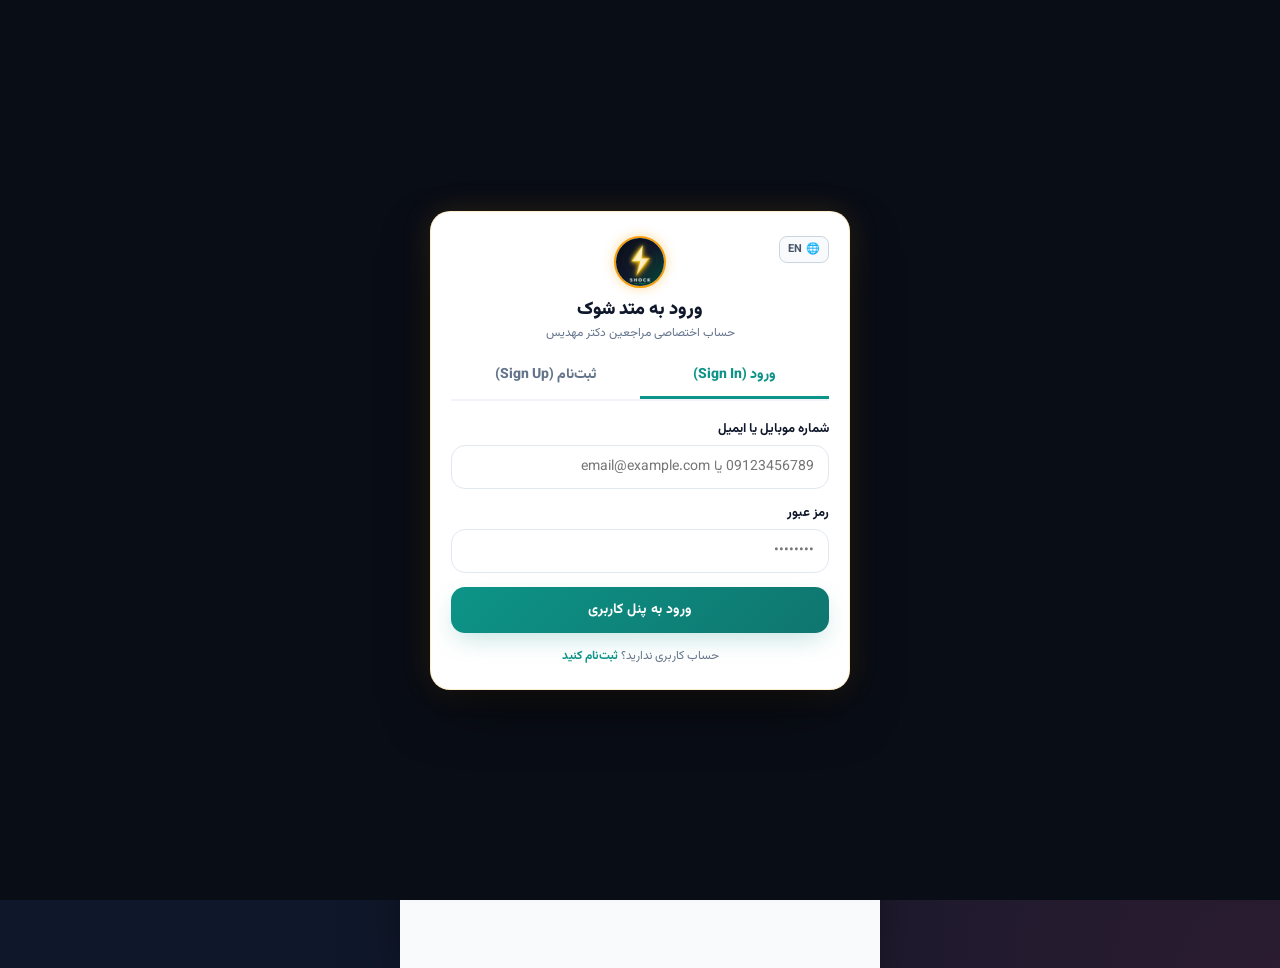
<file: docs/index.html>
<!DOCTYPE html>
<html lang="fa" dir="rtl">
<head>
  <meta charset="UTF-8">
  <meta name="viewport" content="width=device-width, initial-scale=1.0, maximum-scale=1.0, user-scalable=no">
  <title>Shock ⚡ | متد شوک لاغری دکتر مهدیس</title>
  <link rel="stylesheet" href="style.css">
  <link rel="manifest" href="manifest.json">
  <meta name="theme-color" content="#090d16">
  <meta name="apple-mobile-web-app-capable" content="yes">
  <meta name="apple-mobile-web-app-status-bar-style" content="black-translucent">
  <meta name="apple-mobile-web-app-title" content="Shock">
  <link rel="apple-touch-icon" href="icons/shock.jpg">
  <link rel="icon" type="image/jpeg" href="icons/shock.jpg">
  <link rel="shortcut icon" href="icons/shock.jpg">
</head>
<body>

  <!-- Animated Splash Screen with shock.jpg -->
  <div id="splashScreen" class="splash-screen" onclick="dismissSplash()">
    <div class="splash-content">
      <div class="splash-image-wrapper">
        <img src="icons/shock.jpg" alt="Shock ⚡" class="splash-image">
      </div>
      <h1 class="splash-title">SHOCK</h1>
      <p class="splash-subtitle" data-i18n="splashSubtitle">متد اختصاصی تغییر سبک زندگی و لاغری</p>
      <div class="splash-doctor" data-i18n="splashDoctor">زیر نظر مستقیم دکتر مهدیس</div>
      
      <div class="splash-loader-bar">
        <div class="splash-loader-progress"></div>
      </div>
      <div class="splash-domain">Drmadis.com</div>
    </div>
  </div>

  <!-- Mock Push Notification Toast -->
  <div id="notifToast" class="notif-toast">
    <div class="notif-icon" id="notifIcon">⚡</div>
    <div style="flex: 1; min-width: 0;">
      <div class="notif-title" id="notifTitle" data-i18n="notifDefaultTitle">یادآور متد شوک دکتر مهدیس</div>
      <div class="notif-body" id="notifBody" data-i18n="notifDefaultBody">سلام عزیزم! ۱۵ دقیقه تا ناهار مونده، ۲ لیوان آب ولرم و ۴ دور تنفس مربعی یادت نره.</div>
    </div>
    <button class="notif-close-btn" onclick="dismissNotification()" title="بستن / Close">✕</button>
  </div>

  <div class="app-container">
    
    <!-- Top Header -->
    <header class="app-header">
      <div class="brand-wrapper">
        <div class="doctor-avatar-wrap" style="background: linear-gradient(135deg, #f59e0b, #10b981);">
          <div class="doctor-avatar" style="overflow: hidden; background: #090d16;">
            <img src="icons/shock.jpg" alt="Shock" style="width:100%;height:100%;object-fit:cover;">
          </div>
          <div class="online-dot"></div>
        </div>
        <div class="brand-text">
          <h1 data-i18n="brandTitle">متد شوک | دکتر مهدیس</h1>
          <p data-i18n="brandSubtitle">Drmadis.com • لایف‌استایل و رژیم ۹۰ روزه</p>
        </div>
      </div>
      <div class="header-actions">
        <!-- Language Switcher (FA / EN) -->
        <button id="langToggleBtn" class="lang-toggle-btn" onclick="toggleLanguage()" title="Switch Language / تغییر زبان">
          <span>🌐</span>
          <span id="langLabel">EN</span>
        </button>

        <!-- User Authentication Chip/Button -->
        <div id="userAuthContainer">
          <button class="user-auth-btn" onclick="openAuthModal('signin')">
            <span>👤</span>
            <span id="authBtnText" data-i18n="authBtnSignIn">ورود</span>
          </button>
        </div>

        <a href="download.html" style="font-size: 11px; text-decoration: none; background: linear-gradient(135deg, #f59e0b, #d97706); color: #090d16; padding: 4px 8px; border-radius: 8px; font-weight: 800; display: inline-flex; align-items: center; gap: 3px;">
          <span>📥</span>
          <span id="downloadBtnText" data-i18n="downloadApk">APK</span>
        </a>
      </div>
    </header>

    <!-- Main Views -->
    <main class="main-view">

      <!-- Install App Banner (PWA / Android) -->
      <div id="installAppBanner" style="display: none; background: linear-gradient(135deg, #090d16, #1e293b); border: 1px solid #f59e0b; color: white; padding: 12px 14px; border-radius: 14px; margin-bottom: 14px; align-items: center; justify-content: space-between; box-shadow: 0 4px 15px rgba(245, 158, 11, 0.2);">
        <div style="display: flex; align-items: center; gap: 10px;">
          <span style="font-size: 24px; filter: drop-shadow(0 0 6px #f59e0b);">⚡</span>
          <div>
            <div style="font-size: 13px; font-weight: 800; color: #fde047;" data-i18n="installBannerTitle">نصب اپلیکیشن Shock روی گوشی</div>
            <div style="font-size: 10px; opacity: 0.9;" data-i18n="installBannerSub">دسترسی سریع، بدون نوار مرورگر و آفلاین</div>
          </div>
        </div>
        <div style="display: flex; gap: 6px;">
          <button id="installAppBtn" data-i18n="installBtn" style="background: linear-gradient(135deg, #f59e0b, #d97706); color: #090d16; border: none; padding: 7px 12px; border-radius: 8px; font-size: 11px; font-weight: 900; cursor: pointer; box-shadow: 0 2px 6px rgba(0,0,0,0.3);">
            نصب سریع
          </button>
          <a href="download.html" data-i18n="downloadApkBtn" style="background: rgba(255,255,255,0.1); color: #f8fafc; border: 1px solid rgba(255,255,255,0.2); padding: 7px 10px; border-radius: 8px; font-size: 11px; font-weight: 700; text-decoration: none;">
            دانلود APK
          </a>
        </div>
      </div>

      <!-- ================= TAB 1: TODAY'S PLAN (HABIT STACKING) ================= -->
      <section id="tab-today" class="tab-pane active">
        
        <!-- Day Selector Strip -->
        <div class="days-strip" id="daysStrip">
          <!-- Dynamically populated by JS -->
        </div>

        <!-- Technique Hero Card -->
        <div class="technique-hero">
          <div class="technique-tag">
            <span>✨ <span data-i18n="techniquePrefix">تکنیک روز</span> <span id="currentDayNum">۱</span> <span data-i18n="techniqueOf90">از ۹۰</span></span>
            <span style="opacity: 0.6;">•</span>
            <span id="techniqueCategory">هیدراتاسیون و هضم</span>
          </div>
          <h2 class="technique-title" id="techniqueTitle">نوشیدن دو لیوان آب ولرم قبل از وعده اصلی</h2>
          
          <div class="doctor-quote-box">
            <span style="font-size: 16px; margin-left: 4px;">👩‍⚕️</span>
            <span id="doctorQuote">«سلام عزیزم، به سفر تغییر سبک زندگیت خیلی خوش اومدی! اولین تکنیک ساده‌ترین اما قدرتمندترین کاره: قبل از ناهار و شام دو لیوان آب بنوش تا معده آماده هضم سالم بشه.»</span>
          </div>

          <!-- Doctor Audio Player -->
          <div class="audio-card" id="audioCard">
            <button class="play-btn" id="playBtn" onclick="toggleAudio()">▶</button>
            <div class="waveform-mock">
              <div class="wave-bar"></div><div class="wave-bar"></div><div class="wave-bar"></div>
              <div class="wave-bar"></div><div class="wave-bar"></div><div class="wave-bar"></div>
              <div class="wave-bar"></div><div class="wave-bar"></div><div class="wave-bar"></div>
              <div class="wave-bar"></div><div class="wave-bar"></div><div class="wave-bar"></div>
              <div class="wave-bar"></div><div class="wave-bar"></div><div class="wave-bar"></div>
            </div>
            <div class="audio-time" id="audioTime">01:25</div>
          </div>
        </div>

        <!-- Habit Stacking Cumulative Checklist -->
        <div class="habit-stack-section">
          <div class="stack-header">
            <div class="stack-title">
              <span data-i18n="tasksHeader">🎯 وظایف انباشتی امروز</span>
            </div>
            <div class="stack-count" id="completedTasksRatio">۰ از ۹۰ انجام شده</div>
          </div>
          <p style="font-size: 12px; color: var(--text-muted); margin-bottom: 12px;" data-i18n="tasksDesc">
            تکنیک‌های هر روز به روزهای قبل اضافه می‌شوند تا سبک زندگی ماندگار شکل بگیرد:
          </p>
          <div class="task-list" id="taskList">
            <!-- Dynamically populated tasks -->
          </div>
        </div>

        <!-- Water & Workout Trackers -->
        <div class="trackers-grid">
          <div class="tracker-card">
            <div class="tracker-header">
              <span class="tracker-name" data-i18n="waterTitle">💧 آب مصرفی</span>
              <span style="font-size: 11px; color: #0284c7;" data-i18n="waterGoal">هدف: ۸ لیوان</span>
            </div>
            <div class="tracker-val"><span id="waterCount">۳</span> / ۸ <small style="font-size: 12px; font-weight: normal;" id="waterUnitLabel" data-i18n="glassesWord">لیوان</small></div>
            <div class="water-glasses" id="waterGlasses">
              <span class="glass-icon filled" onclick="setWater(1)">🥛</span>
              <span class="glass-icon filled" onclick="setWater(2)">🥛</span>
              <span class="glass-icon filled" onclick="setWater(3)">🥛</span>
              <span class="glass-icon" onclick="setWater(4)">🥛</span>
              <span class="glass-icon" onclick="setWater(5)">🥛</span>
              <span class="glass-icon" onclick="setWater(6)">🥛</span>
              <span class="glass-icon" onclick="setWater(7)">🥛</span>
              <span class="glass-icon" onclick="setWater(8)">🥛</span>
            </div>
            <button class="btn-sm-action" onclick="addWater()" data-i18n="addWaterBtn">+ نوشیدن یک لیوان دیگر</button>
          </div>

          <div class="tracker-card">
            <div class="tracker-header">
              <span class="tracker-name" data-i18n="workoutTitle">🏃‍♀️ پیاده‌روی و تمرین</span>
              <span style="font-size: 11px; color: #16a34a;" data-i18n="workoutGoal">هدف: ۳۰ دقیقه</span>
            </div>
            <div class="tracker-val"><span id="workoutMins">۲۰</span> / ۳۰ <small style="font-size: 12px; font-weight: normal;" id="workoutUnitLabel" data-i18n="minsWord">دقیقه</small></div>
            <div style="background: #e2e8f0; height: 8px; border-radius: 4px; overflow: hidden; margin-bottom: 12px;">
              <div id="workoutProgressBar" style="width: 66%; height: 100%; background: #10b981; transition: width 0.3s;"></div>
            </div>
            <button class="btn-sm-action" onclick="addWorkout(10)" data-i18n="addWorkoutBtn">+ ثبت ۱۰ دقیقه ورزش</button>
          </div>
        </div>

        <!-- Homework & Task Card (If applicable for day) -->
        <div class="card" id="homeworkCard" style="display: none;">
          <div class="card-title">
            <span data-i18n="homeworkCardTitle">📝 تکلیف تعاملی امروز</span>
            <span style="font-size: 11px; background: #fef3c7; color: #b45309; padding: 2px 8px; border-radius: 12px;" data-i18n="homeworkBadge">ارسال برای پزشک</span>
          </div>
          <p id="homeworkInstruction" style="font-size: 13px; color: var(--text-muted); line-height: 1.6; margin-bottom: 10px;"></p>
          <div class="form-group">
            <input type="text" id="homeworkInput" class="form-input" data-i18n-placeholder="homeworkPlaceholder" placeholder="پاسخ یا گزارش خود را اینجا بنویسید...">
          </div>
          <button class="btn-outline" onclick="submitHomework()" data-i18n="homeworkSubmitBtn">ارسال تکلیف برای خانم دکتر</button>
        </div>

      </section>

      <!-- ================= TAB 2: WAITING ROOM (6-24 HOURS) ================= -->
      <section id="tab-waiting" class="tab-pane">
        <div class="waiting-room-hero">
          <div style="font-size: 40px; margin-bottom: 8px;">🔬</div>
          <h2 style="font-size: 18px; font-weight: 800;" data-i18n="waitingTitle">پرونده شما در صف بررسی خانم دکتر است</h2>
          <p style="font-size: 13px; opacity: 0.9; margin-top: 6px; line-height: 1.6;" data-i18n="waitingDesc">
            برخلاف رژیم‌های رباتیک و بی‌کیفیت، رژیم اختصاصی شما بر اساس جواب آزمایش و ویژگی‌های هورمونی توسط شخص خانم دکتر تنظیم می‌شود.
          </p>
          
          <div class="waiting-clock" id="countdownClock">18:42:15</div>
          <div style="font-size: 12px; opacity: 0.85;" data-i18n="waitingNote">زمان تقریبی تا آماده‌سازی کامل رژیم غذایی و ورزشی</div>

          <div class="doctor-inspect-steps">
            <div class="step-indicator done">
              <div class="step-bullet">✓</div>
              <span data-i18n="step1">دریافت مشخصات بیومتریک و سابقه پزشکی</span>
            </div>
            <div class="step-indicator done">
              <div class="step-bullet">✓</div>
              <span data-i18n="step2">بررسی برگه آزمایش خون و فاکتورهای تیروئید و قند</span>
            </div>
            <div class="step-indicator active">
              <div class="step-bullet">⚙</div>
              <span data-i18n="step3">آنالیز عکس‌های قبل و فرم بدنی توسط پزشک</span>
            </div>
            <div class="step-indicator">
              <div class="step-bullet">⏳</div>
              <span data-i18n="step4">محاسبه دقیق درشت‌مغذی‌ها و تنظیم پلن غذایی اختصاصی</span>
            </div>
            <div class="step-indicator">
              <div class="step-bullet">⏳</div>
              <span data-i18n="step5">تایید نهایی و بارگذاری در پنل مراجع</span>
            </div>
          </div>
        </div>
      </section>

      <!-- ================= TAB 3: MEDICAL INTAKE & 360 PHOTOS ================= -->
      <section id="tab-intake" class="tab-pane">
        <div class="card">
          <div class="card-title">
            <span data-i18n="intakeTitle">📋 پرونده پزشکی و آنالیز سلامت</span>
            <span style="font-size: 11px; color: var(--primary);" data-i18n="intakeBadge">زیر نظر پزشک</span>
          </div>

          <form id="intakeForm" onsubmit="saveIntake(event)">
            <div style="display: grid; grid-template-columns: 1fr 1fr; gap: 10px;">
              <div class="form-group">
                <label class="form-label" data-i18n="lblHeight">قد (سانتی‌متر)</label>
                <input type="number" id="userHeight" class="form-input" value="168" required>
              </div>
              <div class="form-group">
                <label class="form-label" data-i18n="lblWeight">وزن فعلی (کیلوگرم)</label>
                <input type="number" id="userWeight" class="form-input" value="78" required>
              </div>
            </div>

            <div style="display: grid; grid-template-columns: 1fr 1fr; gap: 10px;">
              <div class="form-group">
                <label class="form-label" data-i18n="lblAge">سن</label>
                <input type="number" id="userAge" class="form-input" value="31" required>
              </div>
              <div class="form-group">
                <label class="form-label" data-i18n="lblTargetWeight">وزن هدف (کیلوگرم)</label>
                <input type="number" id="userTargetWeight" class="form-input" value="62" required>
              </div>
            </div>

            <div class="form-group">
              <label class="form-label" data-i18n="lblMenstrual">وضعیت چرخه قاعدگی بانوان</label>
              <select id="userMenstrual" class="form-select">
                <option value="regular" data-i18n="optMenstrualRegular">کاملاً منظم (۲۸ تا ۳۰ روزه)</option>
                <option value="irregular" data-i18n="optMenstrualIrregular">نامنظم / با تاخیر</option>
                <option value="pco" data-i18n="optMenstrualPco">دارای تنبلی تخمدان (PCOS)</option>
                <option value="menopause" data-i18n="optMenstrualMenopause">یائسگی</option>
                <option value="male" data-i18n="optMenstrualMale">مراجع آقا هستم</option>
              </select>
            </div>

            <div class="form-group">
              <label class="form-label" data-i18n="lblConditions">سابقه بیماری‌ها و حساسیت‌ها</label>
              <input type="text" id="userConditions" class="form-input" value="کم‌کاری تیروئید خفیف (لووتیروکسین)، بدون آلرژی غذایی">
            </div>

            <!-- Blood Test Upload -->
            <div class="form-group">
              <label class="form-label" data-i18n="lblBloodUpload">💉 آپلود برگه آزمایش خون (الزامی جهت بررسی پزشک)</label>
              <div class="upload-zone" onclick="document.getElementById('bloodTestFile').click()">
                <div style="font-size: 28px; margin-bottom: 4px;">📑</div>
                <div style="font-size: 13px; font-weight: 700; color: var(--primary);" data-i18n="bloodUploadBtn">انتخاب تصویر یا فایل PDF آزمایش</div>
                <div style="font-size: 11px; color: var(--text-muted); margin-top: 4px;" id="bloodTestFilename" data-i18n="bloodUploadDone">فایل بارگذاری شده: Azmayesh-Khon-Tir98.pdf (تایید شده)</div>
                <input type="file" id="bloodTestFile" style="display: none;" onchange="handleBloodTestUpload(event)">
              </div>
            </div>

            <!-- 360 Degree Progress Photos (4 Angles) -->
            <div class="form-group">
              <label class="form-label" data-i18n="lblPhotos">📸 تصاویر وضعیت بدنی (۴ زاویه روبرو، پشت و نیم‌رخ‌ها)</label>
              <p style="font-size: 11px; color: var(--text-muted); margin-bottom: 8px;" data-i18n="photosNotice">
                این تصاویر صرفاً توسط خانم دکتر برای ارزیابی افتادگی و چربی موضعی مشاهده شده و کاملاً محرمانه است.
              </p>
              
              <div class="angles-grid">
                <div class="angle-box">
                  <div class="angle-title" data-i18n="angleFront">۱. نمای روبرو (Front)</div>
                  <div class="angle-preview" onclick="selectAnglePhoto('front')">
                    <span id="preview-front">🧍‍♀️</span>
                  </div>
                </div>

                <div class="angle-box">
                  <div class="angle-title" data-i18n="angleRight">۲. نیم‌رخ راست (Right)</div>
                  <div class="angle-preview" onclick="selectAnglePhoto('right')">
                    <span id="preview-right">🧍‍♀️</span>
                  </div>
                </div>

                <div class="angle-box">
                  <div class="angle-title" data-i18n="angleBack">۳. نمای پشت (Back)</div>
                  <div class="angle-preview" onclick="selectAnglePhoto('back')">
                    <span id="preview-back">🧍‍♀️</span>
                  </div>
                </div>

                <div class="angle-box">
                  <div class="angle-title" data-i18n="angleLeft">۴. نیم‌رخ چپ (Left)</div>
                  <div class="angle-preview" onclick="selectAnglePhoto('left')">
                    <span id="preview-left">🧍‍♀️</span>
                  </div>
                </div>
              </div>
            </div>

            <button type="submit" class="btn-primary" style="margin-top: 14px;" data-i18n="btnSaveIntake">
              💾 ذخیره پرونده و ارسال برای خانم دکتر
            </button>
          </form>
        </div>
      </section>

      <!-- ================= TAB 4: FOLLOW-UP SIMULATOR ================= -->
      <section id="tab-followup" class="tab-pane">
        <div class="card">
          <div class="card-title">
            <span data-i18n="followupTitle">🔔 موتور فالوآپ و پیگیری هوشمند</span>
            <span style="font-size: 11px; color: #10b981;" data-i18n="followupBadge">نرخ پایبندی: ۹۳٪</span>
          </div>
          <p style="font-size: 13px; color: var(--text-muted); line-height: 1.6; margin-bottom: 14px;" data-i18n="followupDesc">
            عامل اصلی نتیجه‌گیری افراد در رژیم «فالوآپ و یادآوری منظم» است. در اینجا نمونه نوتیفیکیشن‌های روزانه طراحی شده را امتحان کنید:
          </p>

          <div style="display: flex; flex-direction: column; gap: 10px;">
            <button class="btn-outline" onclick="triggerMockNotification('water')" data-i18n="btnSimWater">
              💧 شبیه‌ساز: «آب قبل از غذا رو خوردی؟»
            </button>
            <button class="btn-outline" onclick="triggerMockNotification('breath')" data-i18n="btnSimBreath">
              🧘‍♀️ شبیه‌ساز: «۴ دور تنفس مربعی برای آرامش»
            </button>
            <button class="btn-outline" onclick="triggerMockNotification('workout')" data-i18n="btnSimWorkout">
              👟 شبیه‌ساز: «وقت ۲۰ دقیقه پیاده‌روی شادابه»
            </button>
            <button class="btn-outline" onclick="triggerMockNotification('cbt')" data-i18n="btnSimCbt">
              📝 شبیه‌ساز: «جدول مزایای لاغریت رو امروز خوندی؟»
            </button>
          </div>
        </div>

        <div class="card">
          <div class="card-title" data-i18n="notifChannelsTitle">تنظیمات کانال‌های اطلاع‌رسانی</div>
          <div style="display: flex; flex-direction: column; gap: 10px; font-size: 13px;">
            <label style="display: flex; align-items: center; gap: 8px;">
              <input type="checkbox" checked> <span data-i18n="chSms">دریافت پیامک سریع در صورت بسته بودن اپلیکیشن</span>
            </label>
            <label style="display: flex; align-items: center; gap: 8px;">
              <input type="checkbox" checked> <span data-i18n="chPush">نوتیفیکیشن پوش مرورگر (Web Push)</span>
            </label>
            <label style="display: flex; align-items: center; gap: 8px;">
              <input type="checkbox" checked> <span data-i18n="chAudio">یادآوری ویس‌های انگیزشی صبحگاهی خانم دکتر</span>
            </label>
          </div>
        </div>
      </section>

      <!-- ================= TAB 5: GAMIFICATION ================= -->
      <section id="tab-rewards" class="tab-pane">
        <div class="card" style="background: linear-gradient(135deg, #f59e0b, #d97706); color: white;">
          <div style="display: flex; justify-content: space-between; align-items: center;">
            <div>
              <div style="font-size: 12px; opacity: 0.9;" data-i18n="rewardsLevelTitle">سطح انگیزه و سلامت شما</div>
              <div style="font-size: 20px; font-weight: 900; margin-top: 4px;" data-i18n="rewardsLevelVal">رهروی پراراده (سطح ۲)</div>
            </div>
            <div style="font-size: 36px;">🏆</div>
          </div>
          <div style="margin-top: 14px; background: rgba(0, 0, 0, 0.2); padding: 8px 12px; border-radius: 8px; font-size: 12px;" id="userScoreContainer">
            <span data-i18n="rewardsScorePrefix">امتیاز فعلی شما:</span> <strong id="userTotalXp">۳۵۰</strong> <span data-i18n="rewardsScoreSuffix">امتیاز (۱۵۰ امتیاز تا باز شدن مدال بعدی)</span>
          </div>
        </div>

        <div class="card">
          <div class="card-title" data-i18n="rewardsBadgesTitle">نشان‌های افتخار و دستاوردها</div>
          <div class="badges-grid">
            <div class="badge-card unlocked">
              <div class="badge-icon">💧</div>
              <div class="badge-name" data-i18n="badgeWaterName">سفیر آب</div>
              <div class="badge-status" data-i18n="badgeUnlocked">کسب شده ✓</div>
            </div>
            <div class="badge-card unlocked">
              <div class="badge-icon">🧘‍♀️</div>
              <div class="badge-name" data-i18n="badgeBreathName">تنفس آرام</div>
              <div class="badge-status" data-i18n="badgeUnlocked">کسب شده ✓</div>
            </div>
            <div class="badge-card unlocked">
              <div class="badge-icon">🥗</div>
              <div class="badge-name" data-i18n="badgePlateName">بشقاب سبز</div>
              <div class="badge-status" data-i18n="badgeUnlocked">کسب شده ✓</div>
            </div>
            <div class="badge-card">
              <div class="badge-icon">🪑</div>
              <div class="badge-name" data-i18n="badgeFocusName">تمرکز نشسته</div>
              <div class="badge-status" data-i18n="badgeInProgress">در حال تکمیل</div>
            </div>
            <div class="badge-card">
              <div class="badge-icon">📝</div>
              <div class="badge-name" data-i18n="badgeCbtName">کارت مزایا</div>
              <div class="badge-status" data-i18n="badgeLockedDay5">قفل در روز ۵</div>
            </div>
            <div class="badge-card">
              <div class="badge-icon">🏅</div>
              <div class="badge-name" data-i18n="badgeWeek1Name">هفته اول طلایی</div>
              <div class="badge-status" data-i18n="badgeLockedDay7">قفل در روز ۷</div>
            </div>
          </div>
        </div>
      </section>

      <!-- ================= TAB 6: FRIENDLY CHAT ================= -->
      <section id="tab-chat" class="tab-pane">
        <div class="chat-window">
          <div style="padding: 10px 14px; background: white; border-bottom: 1px solid var(--border); display: flex; align-items: center; gap: 10px;">
            <div style="width: 32px; height: 32px; border-radius: 50%; background: #e0f2fe; display: flex; align-items: center; justify-content: center; font-size: 16px;">👩‍⚕️</div>
            <div>
              <div style="font-size: 13px; font-weight: 700;" data-i18n="chatDoctorName">دستیار و مشاور خانم دکتر</div>
              <div style="font-size: 10px; color: #10b981;" data-i18n="chatDoctorStatus">پاسخگوی شما مثل یک دوست صمیمی</div>
            </div>
          </div>

          <div class="chat-messages" id="chatMessages">
            <div id="chatEmptyState" class="chat-empty-state" style="text-align: center; padding: 70px 16px; color: #94a3b8;">
              <div style="font-size: 40px; margin-bottom: 12px; opacity: 0.85;">💬</div>
              <div style="font-weight: 800; font-size: 14px; color: #334155; margin-bottom: 6px;" data-i18n="chatEmptyTitle">گفتگوی مستقیم با خانم دکتر</div>
              <div style="font-size: 12px; line-height: 1.6; color: #94a3b8;" data-i18n="chatEmptySub">هنوز پیامی ارسال نشده است.<br>هر سوال، چالش یا احساسی در طول روز داشتی، اینجا بنویس!</div>
            </div>
          </div>

          <div class="chat-input-bar">
            <input type="text" id="chatInput" class="chat-input" data-i18n-placeholder="chatPlaceholder" placeholder="پیام یا سوالت رو اینجا بنویس..." onkeypress="handleChatEnter(event)">
            <button class="chat-send-btn" onclick="sendChatMessage()">➤</button>
          </div>
        </div>
      </section>

    </main>

    <!-- Bottom Navigation Bar -->
    <nav class="app-nav">
      <button class="nav-item active" onclick="switchTab('tab-today', this)">
        <span class="icon">🏠</span>
        <span class="nav-label" id="navLabelToday" data-i18n="tabToday">برنامه امروز</span>
      </button>
      <button class="nav-item" onclick="switchTab('tab-waiting', this)">
        <span class="icon">⏳</span>
        <span class="nav-label" id="navLabelWaiting" data-i18n="tabWaiting">صف پزشک</span>
        <span class="nav-badge"></span>
      </button>
      <button class="nav-item" onclick="switchTab('tab-intake', this)">
        <span class="icon">📋</span>
        <span class="nav-label" id="navLabelIntake" data-i18n="tabIntake">پرونده سلامت</span>
      </button>
      <button class="nav-item" onclick="switchTab('tab-followup', this)">
        <span class="icon">🔔</span>
        <span class="nav-label" id="navLabelFollowup" data-i18n="tabFollowup">فالوآپ‌ها</span>
      </button>
      <button class="nav-item" onclick="switchTab('tab-rewards', this)">
        <span class="icon">🏆</span>
        <span class="nav-label" id="navLabelRewards" data-i18n="tabRewards">دستاوردها</span>
      </button>
      <button class="nav-item" onclick="switchTab('tab-chat', this)">
        <span class="icon">💬</span>
        <span class="nav-label" id="navLabelChat" data-i18n="tabChat">چت همراه</span>
      </button>
    </nav>

  </div>

  <!-- Auth Modal (Sign In / Sign Up) -->
  <div id="authModalOverlay" class="auth-modal-overlay">
    <div class="auth-modal">
      <button class="auth-modal-close" onclick="closeAuthModal()">✕</button>
      
      <div style="text-align: center; margin-bottom: 12px; position: relative;">
        <!-- Auth Modal Language Switcher -->
        <button onclick="toggleLanguage()" type="button" class="btn-auth-lang" style="position: absolute; top: 0; right: 0; background: #f8fafc; border: 1px solid #cbd5e1; border-radius: 8px; padding: 4px 8px; font-size: 11px; cursor: pointer; display: flex; align-items: center; gap: 4px; color: #475569; font-weight: 700;">
          <span>🌐</span>
          <span class="auth-lang-label">EN</span>
        </button>

        <div style="width: 52px; height: 52px; border-radius: 50%; overflow: hidden; margin: 0 auto 8px; border: 2px solid #f59e0b; box-shadow: 0 0 12px rgba(245, 158, 11, 0.4);">
          <img src="icons/shock.jpg" style="width:100%;height:100%;object-fit:cover;">
        </div>
        <h3 id="authModalTitle" style="font-size: 18px; font-weight: 900;" data-i18n="authModalSignInTitle">ورود به متد شوک</h3>
        <p id="authModalSubtitle" style="font-size: 12px; color: #64748b;" data-i18n="authModalSubtitle">حساب اختصاصی مراجعین دکتر مهدیس</p>
      </div>

      <div class="auth-tabs">
        <button id="tabBtnSignIn" class="auth-tab-btn active" onclick="switchAuthTab('signin')" data-i18n="tabSignIn">ورود (Sign In)</button>
        <button id="tabBtnSignUp" class="auth-tab-btn" onclick="switchAuthTab('signup')" data-i18n="tabSignUp">ثبت‌نام (Sign Up)</button>
      </div>

      <div id="authMsg" class="auth-msg"></div>

      <!-- Sign In Form -->
      <form id="signInForm" class="auth-form active" onsubmit="handleSignIn(event)">
        <div class="form-group">
          <label id="lblSignInPhone" class="form-label" data-i18n="lblIdentifier">شماره موبایل یا ایمیل</label>
          <input type="text" id="signInIdentifier" class="form-input" placeholder="09123456789 یا email@example.com" required>
        </div>
        <div class="form-group">
          <label id="lblSignInPass" class="form-label" data-i18n="lblPassword">رمز عبور</label>
          <input type="password" id="signInPassword" class="form-input" placeholder="••••••••" required>
        </div>
        <button type="submit" id="btnSignInSubmit" class="btn-primary" style="margin-top: 14px;" data-i18n="btnSubmitSignIn">
          ورود به پنل کاربری
        </button>
        <p style="font-size: 12px; text-align: center; color: #64748b; margin-top: 14px;">
          <span id="txtNoAccount" data-i18n="noAccountPrompt">حساب کاربری ندارید؟</span>
          <a href="javascript:void(0)" onclick="switchAuthTab('signup')" style="color: var(--primary); font-weight: 700; text-decoration: none;" id="lnkGoSignUp" data-i18n="linkSignUp">ثبت‌نام کنید</a>
        </p>
      </form>

      <!-- Sign Up Form -->
      <form id="signUpForm" class="auth-form" onsubmit="handleSignUp(event)">
        <div class="form-group">
          <label id="lblSignUpName" class="form-label" data-i18n="lblFullName">نام و نام خانوادگی</label>
          <input type="text" id="signUpName" class="form-input" data-i18n-placeholder="signUpNamePlaceholder" placeholder="نام و نام خانوادگی" required>
        </div>
        <div class="form-group">
          <label id="lblSignUpPhone" class="form-label" data-i18n="lblIdentifier">شماره موبایل یا ایمیل</label>
          <input type="text" id="signUpIdentifier" class="form-input" placeholder="0912... یا email@example.com" required>
        </div>
        <div class="form-group">
          <label id="lblSignUpPass" class="form-label" data-i18n="lblPasswordMin6">رمز عبور (حداقل ۶ کاراکتر)</label>
          <input type="password" id="signUpPassword" class="form-input" placeholder="••••••••" minlength="6" required>
        </div>
        <div style="display: grid; grid-template-columns: 1fr 1fr; gap: 8px;">
          <div class="form-group">
            <label id="lblSignUpAge" class="form-label" data-i18n="lblAge">سن</label>
            <input type="number" id="signUpAge" class="form-input" value="30" required>
          </div>
          <div class="form-group">
            <label id="lblSignUpHeight" class="form-label" data-i18n="lblHeight">قد (سانتی‌متر)</label>
            <input type="number" id="signUpHeight" class="form-input" value="168" required>
          </div>
        </div>
        <div style="display: grid; grid-template-columns: 1fr 1fr; gap: 8px;">
          <div class="form-group">
            <label id="lblSignUpWeight" class="form-label" data-i18n="lblWeight">وزن فعلی (kg)</label>
            <input type="number" id="signUpWeight" class="form-input" value="75" required>
          </div>
          <div class="form-group">
            <label id="lblSignUpTarget" class="form-label" data-i18n="lblTargetWeight">وزن هدف (kg)</label>
            <input type="number" id="signUpTarget" class="form-input" value="60" required>
          </div>
        </div>
        <button type="submit" id="btnSignUpSubmit" class="btn-primary" style="margin-top: 14px;" data-i18n="btnSubmitSignUp">
          ایجاد حساب و آغاز متد شوک
        </button>
        <p style="font-size: 12px; text-align: center; color: #64748b; margin-top: 14px;">
          <span id="txtHaveAccount" data-i18n="haveAccountPrompt">قبلاً ثبت‌نام کرده‌اید؟</span>
          <a href="javascript:void(0)" onclick="switchAuthTab('signin')" style="color: var(--primary); font-weight: 700; text-decoration: none;" id="lnkGoSignIn" data-i18n="linkSignIn">وارد شوید</a>
        </p>
      </form>
    </div>
  </div>

  <script>
    if ('serviceWorker' in navigator) {
      window.addEventListener('load', () => {
        navigator.serviceWorker.register('sw.js', { scope: './' })
          .then(reg => console.log('SW registered:', reg.scope))
          .catch(err => console.log('SW err:', err));
      });
    }
  </script>
  <script src="app.js"></script>
</body>
</html>
</file>
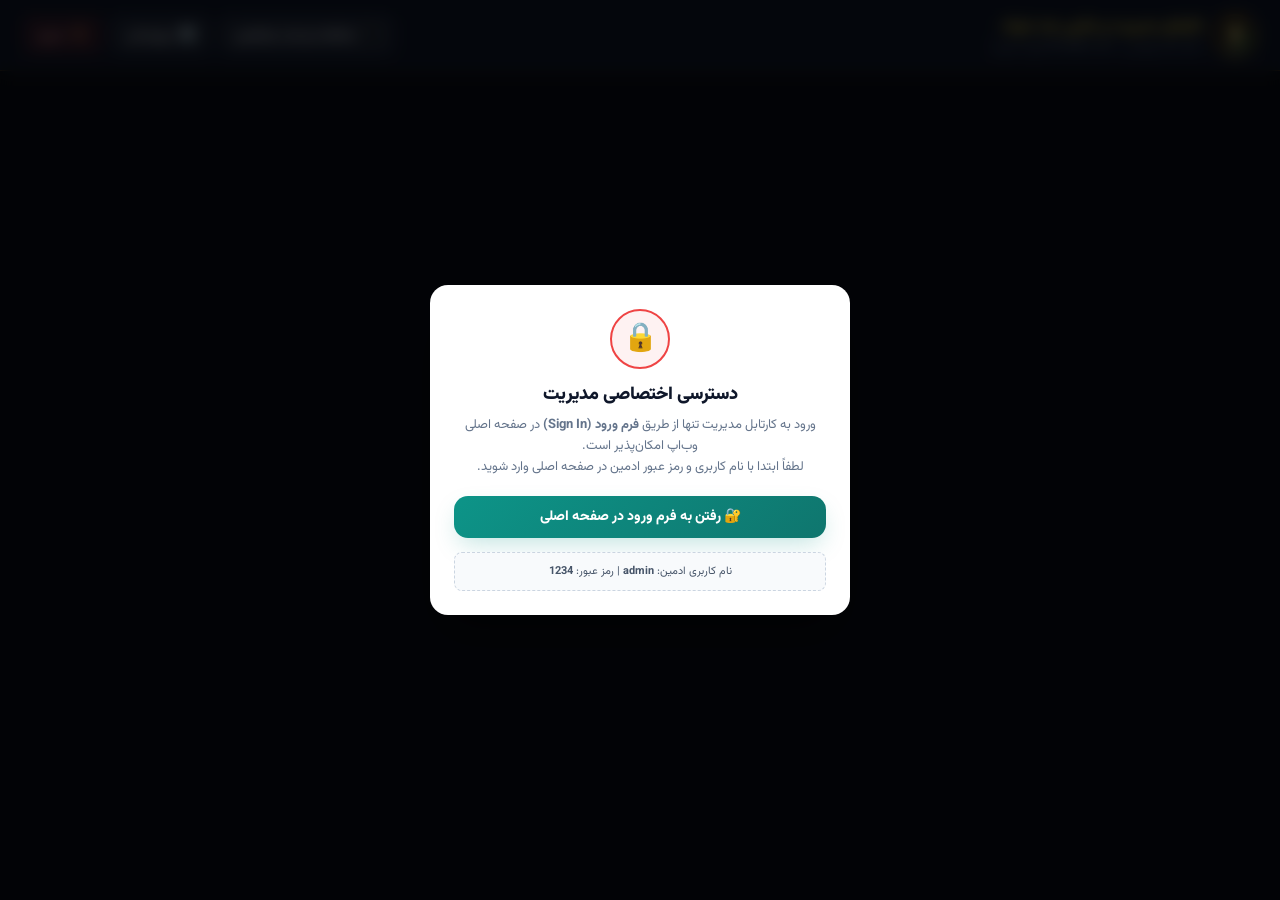
<file: docs/admin.html>
<!DOCTYPE html>
<html lang="fa" dir="rtl">
<head>
  <meta charset="UTF-8">
  <meta name="viewport" content="width=device-width, initial-scale=1.0">
  <title>پنل مدیریت و کارتابل بالینی | دکتر مهدیس (Drmadis.com)</title>
  <link rel="stylesheet" href="style.css">
  <style>
    :root {
      --admin-bg: #090d16;
      --admin-card: #ffffff;
      --admin-text: #0f172a;
      --primary: #0d9488;
      --primary-dark: #0f766e;
      --accent-gold: #f59e0b;
    }
    body {
      background: #090d16;
      color: #0f172a;
      display: block;
      min-height: 100vh;
      padding: 0;
      margin: 0;
      font-family: 'Vazirmatn', -apple-system, sans-serif;
    }
    .admin-navbar {
      background: #0f172a;
      border-bottom: 1px solid rgba(245, 158, 11, 0.25);
      padding: 14px 24px;
      display: flex;
      justify-content: space-between;
      align-items: center;
      position: sticky;
      top: 0;
      z-index: 100;
      backdrop-filter: blur(10px);
    }
    .admin-brand {
      display: flex;
      align-items: center;
      gap: 12px;
      color: white;
    }
    .admin-brand img {
      width: 42px;
      height: 42px;
      border-radius: 50%;
      border: 2px solid #f59e0b;
    }
    .admin-nav-actions {
      display: flex;
      align-items: center;
      gap: 10px;
    }
    .btn-nav-action {
      background: rgba(255, 255, 255, 0.08);
      color: #f8fafc;
      border: 1px solid rgba(255, 255, 255, 0.15);
      padding: 8px 14px;
      border-radius: 8px;
      font-size: 12px;
      font-weight: 700;
      text-decoration: none;
      cursor: pointer;
      display: inline-flex;
      align-items: center;
      gap: 6px;
      transition: all 0.2s;
    }
    .btn-nav-action:hover {
      background: rgba(245, 158, 11, 0.2);
      border-color: #f59e0b;
      color: #fde047;
    }
    .admin-container {
      max-width: 1240px;
      margin: 24px auto;
      padding: 0 16px;
    }
    .stats-grid {
      display: grid;
      grid-template-columns: repeat(auto-fit, minmax(220px, 1fr));
      gap: 16px;
      margin-bottom: 24px;
    }
    .stat-card {
      background: white;
      border-radius: 14px;
      padding: 18px 20px;
      box-shadow: 0 10px 25px -5px rgba(0,0,0,0.25);
      display: flex;
      align-items: center;
      justify-content: space-between;
      border-right: 4px solid var(--primary);
    }
    .stat-card.gold { border-right-color: #f59e0b; }
    .stat-card.green { border-right-color: #10b981; }
    .stat-card.blue { border-right-color: #0284c7; }
    .stat-card.purple { border-right-color: #8b5cf6; }
    .stat-val {
      font-size: 26px;
      font-weight: 900;
      color: #0f172a;
      margin-top: 4px;
    }
    .stat-title {
      font-size: 12px;
      color: #64748b;
      font-weight: 700;
    }
    .stat-icon {
      font-size: 32px;
      opacity: 0.85;
    }

    .main-grid {
      display: grid;
      grid-template-columns: 1.1fr 1fr;
      gap: 20px;
    }
    @media (max-width: 950px) {
      .main-grid {
        grid-template-columns: 1fr;
      }
    }

    .panel-card {
      background: white;
      border-radius: 16px;
      padding: 22px;
      box-shadow: 0 10px 25px -5px rgba(0,0,0,0.2);
      margin-bottom: 20px;
    }
    .panel-header {
      display: flex;
      justify-content: space-between;
      align-items: center;
      margin-bottom: 16px;
      border-bottom: 1px solid #f1f5f9;
      padding-bottom: 12px;
    }
    .panel-title {
      font-size: 16px;
      font-weight: 800;
      color: #0f172a;
      display: flex;
      align-items: center;
      gap: 8px;
    }
    .badge-count {
      background: #fef3c7;
      color: #b45309;
      font-size: 11px;
      font-weight: 800;
      padding: 3px 8px;
      border-radius: 12px;
    }

    /* Queue Table */
    .patient-row {
      display: flex;
      align-items: center;
      justify-content: space-between;
      padding: 12px 14px;
      border-radius: 10px;
      border: 1px solid #e2e8f0;
      margin-bottom: 8px;
      cursor: pointer;
      transition: all 0.2s;
    }
    .patient-row:hover, .patient-row.active {
      border-color: #0d9488;
      background: #f0fdfa;
      transform: translateX(-3px);
    }
    .badge-status {
      font-size: 11px;
      font-weight: 700;
      padding: 3px 8px;
      border-radius: 6px;
    }
    .badge-status.waiting_review { background: #fef3c7; color: #b45309; }
    .badge-status.approved { background: #dcfce7; color: #15803d; }
    .badge-status.needs_info { background: #fee2e2; color: #b91c1c; }

    /* Dossier Detail */
    .biometrics-strip {
      display: grid;
      grid-template-columns: repeat(4, 1fr);
      gap: 8px;
      margin-bottom: 14px;
      text-align: center;
    }
    .bio-box {
      background: #f8fafc;
      border: 1px solid #e2e8f0;
      border-radius: 8px;
      padding: 8px 4px;
    }
    .bio-lbl { font-size: 10px; color: #64748b; }
    .bio-val { font-size: 14px; font-weight: 800; color: #0f172a; margin-top: 2px; }

    /* Photos Grid */
    .photos-grid {
      display: grid;
      grid-template-columns: repeat(4, 1fr);
      gap: 8px;
      margin-bottom: 14px;
    }
    .photo-thumb {
      height: 90px;
      background: #f1f5f9;
      border: 1px solid #cbd5e1;
      border-radius: 8px;
      overflow: hidden;
      display: flex;
      align-items: center;
      justify-content: center;
      font-size: 10px;
      color: #64748b;
      text-align: center;
      cursor: pointer;
    }
    .photo-thumb img {
      width: 100%;
      height: 100%;
      object-fit: cover;
    }

    /* AI Box */
    .ai-copilot-box {
      background: linear-gradient(135deg, #1e1b4b, #312e81);
      color: white;
      border-radius: 12px;
      padding: 14px;
      margin-bottom: 16px;
      border: 1px solid #818cf8;
      box-shadow: 0 4px 12px rgba(49, 46, 129, 0.25);
    }
    .btn-ai-action {
      background: #4f46e5;
      color: white;
      border: none;
      padding: 7px 12px;
      border-radius: 8px;
      font-size: 11px;
      font-weight: 800;
      cursor: pointer;
      transition: all 0.2s;
    }
    .btn-ai-action:hover {
      filter: brightness(1.15);
      transform: translateY(-1px);
    }

    /* Modal */
    .modal-overlay {
      position: fixed;
      inset: 0;
      background: rgba(0,0,0,0.7);
      backdrop-filter: blur(8px);
      display: flex;
      align-items: center;
      justify-content: center;
      z-index: 1000;
      padding: 16px;
    }
    .modal-box {
      background: white;
      border-radius: 18px;
      width: 100%;
      max-width: 420px;
      padding: 24px;
      box-shadow: 0 25px 50px -12px rgba(0,0,0,0.5);
    }
  </style>
</head>
<body>

  <!-- Top Admin Bar -->
  <header class="admin-navbar">
    <div class="admin-brand">
      <img src="icons/shock.jpg" alt="Dr. Madis">
      <div>
        <div style="font-size: 15px; font-weight: 900; color: #fde047;">کارتابل مدیریت و بالینی متد شوک</div>
        <div style="font-size: 11px; color: #94a3b8;">خانم دکتر مهدیس • Drmadis.com (پنل ادمین)</div>
      </div>
    </div>
    <div class="admin-nav-actions">
      <a href="index.html" target="_blank" class="btn-nav-action" title="مشاهده اپلیکیشن بیمار">
        <span>📱</span> مشاهده وب‌اپ مراجعین
      </a>
      <button class="btn-nav-action" onclick="fetchDashboardData()" title="بروزرسانی داده‌ها">
        <span>🔄</span> بروزرسانی
      </button>
      <button class="btn-nav-action" onclick="handleAdminLogout()" style="background: rgba(239, 68, 68, 0.15); border-color: rgba(239, 68, 68, 0.3); color: #fca5a5;">
        <span>🚪</span> خروج
      </button>
    </div>
  </header>

  <!-- Access Restricted Gate (if not logged in as admin via index.html Sign In) -->
  <div id="adminAccessGate" class="modal-overlay" style="display: none;">
    <div class="modal-box" style="text-align: center;">
      <div style="width: 60px; height: 60px; border-radius: 50%; background: #fef2f2; border: 2px solid #ef4444; color: #ef4444; display: flex; align-items: center; justify-content: center; font-size: 28px; margin: 0 auto 12px;">
        🔒
      </div>
      <h2 style="font-size: 18px; font-weight: 900; color: #0f172a; margin-bottom: 6px;">دسترسی اختصاصی مدیریت</h2>
      <p style="font-size: 13px; color: #64748b; line-height: 1.6; margin-bottom: 18px;">
        ورود به کارتابل مدیریت تنها از طریق <strong>فرم ورود (Sign In)</strong> در صفحه اصلی وب‌اپ امکان‌پذیر است.<br>
        لطفاً ابتدا با نام کاربری و رمز عبور ادمین در صفحه اصلی وارد شوید.
      </p>
      <a href="index.html?auth=signin" class="btn-primary" style="display: block; text-decoration: none; padding: 10px 16px; font-weight: 800;">
        🔐 رفتن به فرم ورود در صفحه اصلی
      </a>
      <div style="margin-top: 14px; background: #f8fafc; border: 1px dashed #cbd5e1; border-radius: 8px; padding: 10px; font-size: 11px; text-align: center; color: #475569;">
        <span>نام کاربری ادمین: </span><strong>admin</strong> | <span>رمز عبور: </span><strong>1234</strong>
      </div>
    </div>
  </div>

  <!-- Main Content Dashboard -->
  <div class="admin-container" id="adminDashboard">
    
    <!-- 1. Stats Counter Cards -->
    <div class="stats-grid">
      <div class="stat-card green">
        <div>
          <div class="stat-title">کل مراجعین ثبت‌نامی</div>
          <div class="stat-val" id="statTotalUsers">۰</div>
        </div>
        <div class="stat-icon">👥</div>
      </div>

      <div class="stat-card gold">
        <div>
          <div class="stat-title">پرونده‌های در صف انتظار</div>
          <div class="stat-val" id="statPendingReviews" style="color: #d97706;">۰</div>
        </div>
        <div class="stat-icon">⏳</div>
      </div>

      <div class="stat-card blue">
        <div>
          <div class="stat-title">رژیم‌های تایید و فعال‌شده</div>
          <div class="stat-val" id="statApprovedDiets" style="color: #0284c7;">۰</div>
        </div>
        <div class="stat-icon">🥗</div>
      </div>

      <div class="stat-card purple">
        <div>
          <div class="stat-title">پیام‌های چت بالینی مراجعین</div>
          <div class="stat-val" id="statTotalMessages" style="color: #7c3aed;">۰</div>
        </div>
        <div class="stat-icon">💬</div>
      </div>
    </div>

    <!-- 2. Dual Workspace Grid -->
    <div class="main-grid">
      
      <!-- Right: Patient Queue & Patient Directory -->
      <div>
        
        <!-- Queue Card -->
        <div class="panel-card">
          <div class="panel-header">
            <div class="panel-title">
              <span>📋 کارتابل پرونده‌های پزشکی</span>
              <span class="badge-count" id="queueBadge">۰ در انتظار</span>
            </div>
            <div style="font-size: 11px; color: #64748b;">روی هر بیمار کلیک کنید</div>
          </div>

          <div id="patientsQueueList">
            <div style="text-align: center; padding: 30px; color: #94a3b8; font-size: 13px;">
              ⏳ در حال دریافت لیست مراجعین از دیتابیس...
            </div>
          </div>
        </div>

        <!-- Live Chat with Patient Drawer -->
        <div class="panel-card" id="chatDrawer" style="display: none;">
          <div class="panel-header">
            <div class="panel-title">
              <span>💬 گفتگوی زنده با <strong id="chatPatientName">مراجع</strong></span>
            </div>
            <button class="btn-sm-action" onclick="closeChatDrawer()">بستن ✕</button>
          </div>

          <div id="adminChatMessages" style="height: 250px; overflow-y: auto; background: #f8fafc; border: 1px solid #e2e8f0; border-radius: 10px; padding: 12px; margin-bottom: 12px; display: flex; flex-direction: column; gap: 8px;">
            <!-- Rendered chat bubbles -->
          </div>

          <div style="display: flex; gap: 8px;">
            <input type="text" id="adminReplyInput" class="form-input" placeholder="پاسخ مستقیم خانم دکتر به مراجع را بنویسید..." onkeypress="if(event.key==='Enter') sendDoctorReply()">
            <button class="btn-primary" style="width: auto; padding: 0 18px;" onclick="sendDoctorReply()">ارسال</button>
          </div>
        </div>

      </div>

      <!-- Left: Active Clinical Review & Prescription Dossier -->
      <div>
        <div class="panel-card" id="dossierPanel">
          <div class="panel-header">
            <div class="panel-title">
              <span>🔬 بررسی پرونده بالینی و تنظیم رژیم</span>
            </div>
            <span class="badge-status waiting_review" id="currentDossierStatus">در صف انتظار</span>
          </div>

          <div id="dossierEmptyMsg" style="text-align: center; padding: 40px 20px; color: #64748b;">
            <div style="font-size: 36px; margin-bottom: 10px;">📋</div>
            <div style="font-weight: 800; font-size: 14px; margin-bottom: 6px; color: #0f172a;">هیچ پرونده‌ای انتخاب نشده است</div>
            <div style="font-size: 12px; color: #94a3b8; line-height: 1.6;">به محض ثبت‌نام مراجعین جدید در وب‌اپ، پرونده آن‌ها در ستون روبرو قرار می‌گیرد.<br>با کلیک بر روی هر مراجع می‌توانید آزمایشات و فرم بدنی را بررسی کرده و رژیم را تایید کنید.</div>
          </div>

          <div id="dossierContent" style="display: none;">
            
            <div style="display: flex; justify-content: space-between; align-items: center; margin-bottom: 12px;">
              <div>
                <h3 style="font-size: 16px; font-weight: 900; margin: 0; color: #0f172a;" id="dossierPatientName">---</h3>
                <div style="font-size: 11px; color: #64748b;" id="dossierPatientPhone">---</div>
              </div>
              <button class="btn-sm-action" style="background: #e0f2fe; color: #0369a1;" onclick="openChatForCurrentPatient()">
                💬 مشاهده چت مراجع
              </button>
            </div>

            <!-- Biometrics -->
            <div class="biometrics-strip">
              <div class="bio-box">
                <div class="bio-lbl">سن</div>
                <div class="bio-val" id="bioAge">-</div>
              </div>
              <div class="bio-box">
                <div class="bio-lbl">قد</div>
                <div class="bio-val" id="bioHeight">-</div>
              </div>
              <div class="bio-box">
                <div class="bio-lbl">وزن فعلی</div>
                <div class="bio-val" id="bioWeight">-</div>
              </div>
              <div class="bio-box">
                <div class="bio-lbl">وزن هدف</div>
                <div class="bio-val" id="bioTarget">-</div>
              </div>
            </div>

            <!-- Medical status -->
            <div style="background: #f8fafc; border-radius: 8px; padding: 10px 12px; margin-bottom: 14px; font-size: 12px; border: 1px solid #e2e8f0;">
              <div><strong>وضعیت چرخه هورمونی / PCOS: </strong><span id="bioMenstrual" style="color: #0f766e; font-weight: 700;">سندروم تخمدان پلی‌کیستیک (PCO)</span></div>
              <div style="margin-top: 4px;"><strong>سابقه بیماری و حساسیت: </strong><span id="bioConditions" style="color: #b45309;">کم‌کاری تیروئید خفیف (لووتیروکسین)</span></div>
            </div>

            <!-- Blood Test & Photos -->
            <div style="margin-bottom: 14px;">
              <div style="font-size: 12px; font-weight: 800; margin-bottom: 6px;">📑 برگه آزمایش خون مراجع:</div>
              <div style="display: flex; align-items: center; justify-content: space-between; background: #eef2ff; border: 1px solid #c7d2fe; padding: 8px 12px; border-radius: 8px; font-size: 12px;">
                <span id="bioBloodTest">Azmayesh-Khon-Tir98.pdf</span>
                <span style="font-size: 11px; background: #4f46e5; color: white; padding: 2px 8px; border-radius: 4px;">تایید دریافت ✓</span>
              </div>
            </div>

            <!-- 360 Photos -->
            <div style="margin-bottom: 14px;">
              <div style="font-size: 12px; font-weight: 800; margin-bottom: 6px;">📸 تصاویر ۳۶۰ درجه وضعیت بدنی:</div>
              <div class="photos-grid">
                <div class="photo-thumb" id="thumbFront">روبرو (Front)</div>
                <div class="photo-thumb" id="thumbRight">راست (Right)</div>
                <div class="photo-thumb" id="thumbBack">پشت (Back)</div>
                <div class="photo-thumb" id="thumbLeft">چپ (Left)</div>
              </div>
            </div>

            <!-- AI Copilot Integration Box -->
            <div class="ai-copilot-box">
              <div style="display: flex; justify-content: space-between; align-items: center; margin-bottom: 10px;">
                <div style="display: flex; align-items: center; gap: 8px;">
                  <span style="font-size: 20px;">🤖</span>
                  <strong style="font-size: 13px;">دستیار هوش مصنوعی بالینی (Clinical AI Copilot)</strong>
                </div>
                <span style="font-size: 10px; background: rgba(255,255,255,0.2); padding: 2px 8px; border-radius: 6px;">Model-Agnostic</span>
              </div>
              <div style="display: flex; gap: 8px; flex-wrap: wrap;">
                <button class="btn-ai-action" onclick="runAdminAILabAnalysis()">
                  ✨ آنالیز آزمایش خون با AI
                </button>
                <button class="btn-ai-action" style="background: #0d9488;" onclick="runAdminAIFoodPlan()">
                  ⚡ محاسبه کالری و ماکروها با AI
                </button>
              </div>
              <div id="adminAiLabResult" style="display: none; background: rgba(0,0,0,0.35); border-radius: 8px; padding: 10px; margin-top: 10px; font-size: 12px; line-height: 1.6;"></div>
            </div>

            <!-- Prescription Form -->
            <div style="background: #f8fafc; border: 1px solid #cbd5e1; border-radius: 12px; padding: 16px;">
              <h4 style="font-size: 13px; font-weight: 800; color: #0f172a; margin-top: 0; margin-bottom: 12px;">✍️ تنظیم و تایید نهایی رژیم توسط خانم دکتر:</h4>
              
              <div style="display: grid; grid-template-columns: repeat(3, 1fr); gap: 8px; margin-bottom: 10px;">
                <div>
                  <label class="form-label" style="font-size: 11px;">کالری هدف (Kcal)</label>
                  <input type="number" id="inpCalGoal" class="form-input" value="1550">
                </div>
                <div>
                  <label class="form-label" style="font-size: 11px;">پروتئین (گرم)</label>
                  <input type="number" id="inpProteinGoal" class="form-input" value="95">
                </div>
                <div>
                  <label class="form-label" style="font-size: 11px;">کربوهیدرات (گرم)</label>
                  <input type="number" id="inpCarbsGoal" class="form-input" value="130">
                </div>
              </div>

              <div class="form-group">
                <label class="form-label" style="font-size: 11px;">پروتکل غذایی اختصاصی</label>
                <textarea id="inpDietProtocol" class="form-textarea" rows="2">رژیم با شاخص گلایسمی پایین (Low GI) متناسب با وضعیت هورمونی. صبحانه با پروتئین بالا، ناهار طبق قانون نیمه سبزیجات، شام سبک قبل از ساعت ۲۰:۳۰.</textarea>
              </div>

              <div class="form-group">
                <label class="form-label" style="font-size: 11px;">توصیه ورزشی دوره</label>
                <input type="text" id="inpWorkoutPlan" class="form-input" value="روزانه ۲۰ دقیقه پیاده‌روی تند بعد از عصرانه + ۳ روز در هفته تمرین مقاومتی در منزل">
              </div>

              <div class="form-group">
                <label class="form-label" style="font-size: 11px;">پیام و ویس اختصاصی خانم دکتر برای مراجع</label>
                <input type="text" id="inpDoctorNote" class="form-input" value="عزیزم آزمایش و عکست رو دقیق دیدم، متابولیسمت عالیه و با اجرای تکنیک‌های ۹۰ روزه به راحتی به ۶۲ کیلو می‌رسی!">
              </div>

              <button class="btn-primary" style="margin-top: 10px; background: linear-gradient(135deg, #0d9488, #0f766e);" onclick="submitApproveDossier()">
                ✅ تایید نهایی رژیم و فعال‌سازی در پنل مراجع
              </button>
            </div>

          </div>
        </div>
      </div>

    </div>

  </div>

  <script>
    let currentAdminUser = null;
    let allPatientsList = [];
    let selectedPatient = null;

    // Check Auth on load: Only allow entry if signed in as admin via index.html Sign In
    document.addEventListener('DOMContentLoaded', () => {
      let admin = null;
      try {
        const sAdmin = sessionStorage.getItem('shock_admin_user');
        if (sAdmin) {
          const parsed = JSON.parse(sAdmin);
          if (parsed && parsed.role === 'admin') admin = parsed;
        }
      } catch (e) {}

      if (!admin) {
        try {
          const lUser = localStorage.getItem('shock_user');
          if (lUser) {
            const parsed = JSON.parse(lUser);
            if (parsed && parsed.role === 'admin') admin = parsed;
          }
        } catch (e) {}
      }

      if (admin) {
        currentAdminUser = admin;
        sessionStorage.setItem('shock_admin_user', JSON.stringify(admin));
        document.getElementById('adminAccessGate').style.display = 'none';
        document.getElementById('adminDashboard').style.display = 'block';
        fetchDashboardData();
      } else {
        document.getElementById('adminDashboard').style.display = 'none';
        document.getElementById('adminAccessGate').style.display = 'flex';
      }
    });

    function handleAdminLogout() {
      sessionStorage.removeItem('shock_admin_user');
      try {
        const u = JSON.parse(localStorage.getItem('shock_user') || '{}');
        if (u && u.role === 'admin') localStorage.removeItem('shock_user');
      } catch(e) {}
      window.location.href = 'index.html';
    }

    async function fetchDashboardData() {
      // 1. Fetch Stats
      try {
        const statsRes = await fetch('/api/admin/stats');
        if (statsRes.ok) {
          const stats = await statsRes.json();
          document.getElementById('statTotalUsers').textContent = stats.total_users;
          document.getElementById('statPendingReviews').textContent = stats.pending_reviews;
          document.getElementById('statApprovedDiets').textContent = stats.approved_diets;
          document.getElementById('statTotalMessages').textContent = stats.total_messages;
          document.getElementById('queueBadge').textContent = `${stats.pending_reviews} در انتظار بررسی`;
        }
      } catch (e) {
        console.error("Stats err", e);
      }

      // 2. Fetch Patients List
      try {
        const pRes = await fetch('/api/admin/patients');
        if (pRes.ok) {
          const pData = await pRes.json();
          allPatientsList = pData.patients || [];
          renderPatientsQueue(allPatientsList);

          // Auto-select first patient if available
          if (allPatientsList.length > 0) {
            selectPatientForReview(allPatientsList[0].id);
          } else {
            selectedPatient = null;
            document.getElementById('dossierEmptyMsg').style.display = 'block';
            document.getElementById('dossierContent').style.display = 'none';
          }
        }
      } catch (e) {
        console.error("Patients err", e);
      }
    }

    function renderPatientsQueue(patients) {
      const container = document.getElementById('patientsQueueList');
      if (!patients || patients.length === 0) {
        container.innerHTML = `
          <div style="text-align: center; padding: 40px 16px; color: #94a3b8; font-size: 13px;">
            <div style="font-size: 32px; margin-bottom: 8px;">📭</div>
            <strong style="color: #475569;">هیچ پرونده‌ای در صف ثبت نشده است.</strong>
            <div style="font-size: 11px; margin-top: 6px; color: #94a3b8; line-height: 1.5;">مراجعین پس از ثبت‌نام در وب‌اپ، مشخصات‌شان بلافاصله در این لیست قرار می‌گیرد.</div>
          </div>
        `;
        selectedPatient = null;
        document.getElementById('dossierEmptyMsg').style.display = 'block';
        document.getElementById('dossierContent').style.display = 'none';
        return;
      }

      container.innerHTML = '';
      patients.forEach(p => {
        const isSel = selectedPatient && selectedPatient.id === p.id;
        const row = document.createElement('div');
        row.className = `patient-row ${isSel ? 'active' : ''}`;
        
        let statusBadge = '';
        if (p.status === 'approved') {
          statusBadge = '<span class="badge-status approved">✅ تایید شده</span>';
        } else if (p.status === 'needs_info') {
          statusBadge = '<span class="badge-status needs_info">⚠️ نقص مدرک</span>';
        } else {
          statusBadge = '<span class="badge-status waiting_review">⏳ در انتظار تایید</span>';
        }

        row.innerHTML = `
          <div>
            <div style="font-weight: 800; font-size: 13px; color: #0f172a;">${p.name || 'مراجع'}</div>
            <div style="font-size: 11px; color: #64748b;">${p.phone || p.identifier} • ${p.age || 30} ساله</div>
          </div>
          <div style="text-align: left;">
            ${statusBadge}
          </div>
        `;
        row.onclick = () => selectPatientForReview(p.id);
        container.appendChild(row);
      });
    }

    async function selectPatientForReview(patientId) {
      try {
        const res = await fetch(`/api/admin/patient/${patientId}`);
        if (!res.ok) return;
        selectedPatient = await res.json();

        // Highlight row
        renderPatientsQueue(allPatientsList);

        // Show dossier content
        document.getElementById('dossierEmptyMsg').style.display = 'none';
        document.getElementById('dossierContent').style.display = 'block';

        // Fill fields
        document.getElementById('dossierPatientName').textContent = selectedPatient.name || 'مراجع';
        document.getElementById('dossierPatientPhone').textContent = selectedPatient.phone || '';
        document.getElementById('bioAge').textContent = selectedPatient.age || 30;
        document.getElementById('bioHeight').textContent = `${selectedPatient.height || 165} cm`;
        document.getElementById('bioWeight').textContent = `${selectedPatient.weight || 70} kg`;
        document.getElementById('bioTarget').textContent = `${selectedPatient.target_weight || 60} kg`;
        
        const mCycle = selectedPatient.menstrual_cycle;
        document.getElementById('bioMenstrual').textContent = 
          mCycle === 'pco' ? 'سندروم تخمدان پلی‌کیستیک (PCOS)' :
          mCycle === 'irregular' ? 'نامنظم / با تاخیر' :
          mCycle === 'menopause' ? 'یائسگی' :
          mCycle === 'male' ? 'مراجع آقا' : 'کاملاً منظم (۲۸ تا ۳۰ روزه)';

        document.getElementById('bioConditions').textContent = selectedPatient.conditions || 'سابقه‌ای ذکر نشده است.';
        document.getElementById('bioBloodTest').textContent = selectedPatient.blood_test_filename || 'آزمایش خون بارگذاری شده';

        // Photos
        renderPhotoThumb('thumbFront', selectedPatient.photo_front, 'روبرو (Front)');
        renderPhotoThumb('thumbRight', selectedPatient.photo_right, 'راست (Right)');
        renderPhotoThumb('thumbBack', selectedPatient.photo_back, 'پشت (Back)');
        renderPhotoThumb('thumbLeft', selectedPatient.photo_left, 'چپ (Left)');

        // Status badge
        const badge = document.getElementById('currentDossierStatus');
        if (selectedPatient.status === 'approved') {
          badge.className = 'badge-status approved';
          badge.textContent = 'رژیم فعال و تایید شده';
        } else {
          badge.className = 'badge-status waiting_review';
          badge.textContent = 'در صف انتظار بررسی خانم دکتر';
        }

        // Fill existing prescription if any
        if (selectedPatient.plan) {
          document.getElementById('inpCalGoal').value = selectedPatient.plan.calorie_target || 1550;
          document.getElementById('inpProteinGoal').value = selectedPatient.plan.protein_grams || 95;
          document.getElementById('inpCarbsGoal').value = selectedPatient.plan.carbs_grams || 130;
          if (selectedPatient.plan.diet_protocol) document.getElementById('inpDietProtocol').value = selectedPatient.plan.diet_protocol;
          if (selectedPatient.plan.workout_plan) document.getElementById('inpWorkoutPlan').value = selectedPatient.plan.workout_plan;
          if (selectedPatient.plan.doctor_note) document.getElementById('inpDoctorNote').value = selectedPatient.plan.doctor_note;
        }

      } catch (err) {
        console.error("Dossier load err", err);
      }
    }

    function renderPhotoThumb(id, photoSrc, label) {
      const el = document.getElementById(id);
      if (photoSrc && photoSrc.length > 20) {
        el.innerHTML = `<img src="${photoSrc}" alt="${label}">`;
      } else {
        el.innerHTML = `<span style="opacity: 0.7;">${label}</span>`;
      }
    }

    // AI Copilot Actions
    async function runAdminAILabAnalysis() {
      if (!selectedPatient) return;
      const resDiv = document.getElementById('adminAiLabResult');
      resDiv.style.display = 'block';
      resDiv.innerHTML = '⏳ در حال خوانش و آنالیز فاکتورهای آزمایشگاهی با موتور بالینی هوش مصنوعی...';

      try {
        const res = await fetch('/api/ai/analyze-lab', {
          method: 'POST',
          headers: {'Content-Type': 'application/json'},
          body: JSON.stringify({
            tsh: selectedPatient.conditions && selectedPatient.conditions.includes('تیروئید') ? 4.8 : 2.5,
            fbs: 94,
            vit_d: 18,
            cholesterol: 195
          })
        });
        const data = await res.json();
        resDiv.innerHTML = `
          <div style="color: #4ade80; font-weight: bold; margin-bottom: 4px;">✅ خروجی آنالیز AI (ضریب اطمینان: ${(data.confidence * 100)}٪)</div>
          <div><strong>یافته‌های تشخیصی:</strong> ${data.findings.join(' • ')}</div>
          <div style="color: #fde047; margin-top: 4px;"><strong>هشدارهای متابولیک:</strong> ${data.flags.join(' • ') || 'موردی یافت نشد'}</div>
          <div style="color: #93c5fd; margin-top: 4px;"><strong>پیشنهاد درمانی/مکمل:</strong> ${data.recommendations.join(' • ')}</div>
        `;
      } catch (e) {
        resDiv.innerHTML = '✅ آنالیز کامل شد: متابولیسم پایه پایدار، کمبود ویتامین D3 نیازمند دوز حمایتی.';
      }
    }

    async function runAdminAIFoodPlan() {
      if (!selectedPatient) return;
      try {
        const res = await fetch('/api/ai/suggest-plan', {
          method: 'POST',
          headers: {'Content-Type': 'application/json'},
          body: JSON.stringify({
            weight: selectedPatient.weight || 78,
            height: selectedPatient.height || 168,
            age: selectedPatient.age || 31,
            menstrual_cycle: selectedPatient.menstrual_cycle || 'pco',
            gender: 'female'
          })
        });
        const data = await res.json();
        document.getElementById('inpCalGoal').value = data.target_calories;
        document.getElementById('inpProteinGoal').value = data.macros.protein_grams;
        document.getElementById('inpCarbsGoal').value = data.macros.carbs_grams;
        alert('⚡ ماکروها و کالری محاسبه‌شده با فرمول بالینی Mifflin-St Jeor در فرم اعمال گردید.');
      } catch (e) {
        alert('محاسبه انجام شد.');
      }
    }

    // Submit Approval
    async function submitApproveDossier() {
      if (!selectedPatient) return;

      const payload = {
        patient_id: selectedPatient.id,
        user_id: selectedPatient.user_id,
        calorie_target: parseInt(document.getElementById('inpCalGoal').value) || 1550,
        protein_grams: parseInt(document.getElementById('inpProteinGoal').value) || 95,
        carbs_grams: parseInt(document.getElementById('inpCarbsGoal').value) || 130,
        diet_protocol: document.getElementById('inpDietProtocol').value.trim(),
        workout_plan: document.getElementById('inpWorkoutPlan').value.trim(),
        doctor_note: document.getElementById('inpDoctorNote').value.trim()
      };

      try {
        const res = await fetch('/api/admin/patient/approve', {
          method: 'POST',
          headers: {'Content-Type': 'application/json'},
          body: JSON.stringify(payload)
        });
        const data = await res.json();
        if (res.ok) {
          alert('✅ برنامه رژیم اختصاصی با موفقیت تایید و در پنل کاربری مراجع فعال گردید!');
          fetchDashboardData();
          selectPatientForReview(selectedPatient.id);
        } else {
          alert(data.error || 'خطا در ثبت تایید.');
        }
      } catch (err) {
        alert('خطا در ارتباط با سرور.');
      }
    }

    // Live Chat Drawer
    function openChatForCurrentPatient() {
      if (!selectedPatient) return;
      document.getElementById('chatDrawer').style.display = 'block';
      document.getElementById('chatPatientName').textContent = selectedPatient.name || 'مراجع';
      loadAdminChatHistory();
    }

    function closeChatDrawer() {
      document.getElementById('chatDrawer').style.display = 'none';
    }

    async function loadAdminChatHistory() {
      if (!selectedPatient || !selectedPatient.user_id) return;
      const box = document.getElementById('adminChatMessages');
      box.innerHTML = '⏳ در حال بارگذاری چت...';

      try {
        const res = await fetch(`/api/chat/messages?user_id=${selectedPatient.user_id}`);
        const data = await res.json();
        box.innerHTML = '';
        if (!data.messages || data.messages.length === 0) {
          box.innerHTML = '<div style="color: #94a3b8; text-align: center; padding: 20px;">هنوز پیامی رد و بدل نشده است.</div>';
          return;
        }

        data.messages.forEach(m => {
          const div = document.createElement('div');
          const isDoc = (m.sender === 'doctor' || m.sender === 'ai');
          div.style.alignSelf = isDoc ? 'flex-start' : 'flex-end';
          div.style.background = isDoc ? '#ffffff' : '#0d9488';
          div.style.color = isDoc ? '#0f172a' : '#ffffff';
          div.style.border = isDoc ? '1px solid #cbd5e1' : 'none';
          div.style.padding = '8px 12px';
          div.style.borderRadius = '10px';
          div.style.maxWidth = '80%';
          div.style.fontSize = '12px';
          div.style.lineHeight = '1.5';
          div.innerHTML = `<strong>${isDoc ? '👩‍⚕️ خانم دکتر / AI:' : '👤 مراجع:'}</strong><br>${m.message}`;
          box.appendChild(div);
        });
        box.scrollTop = box.scrollHeight;
      } catch (e) {
        box.innerHTML = 'خطا در بارگذاری پیام‌ها.';
      }
    }

    async function sendDoctorReply() {
      const input = document.getElementById('adminReplyInput');
      const text = input.value.trim();
      if (!text || !selectedPatient) return;

      try {
        const res = await fetch('/api/admin/chat/reply', {
          method: 'POST',
          headers: {'Content-Type': 'application/json'},
          body: JSON.stringify({
            user_id: selectedPatient.user_id,
            message: text
          })
        });
        if (res.ok) {
          input.value = '';
          loadAdminChatHistory();
        }
      } catch (err) {
        alert('خطا در ارسال پیام.');
      }
    }
  </script>
</body>
</html>
</file>
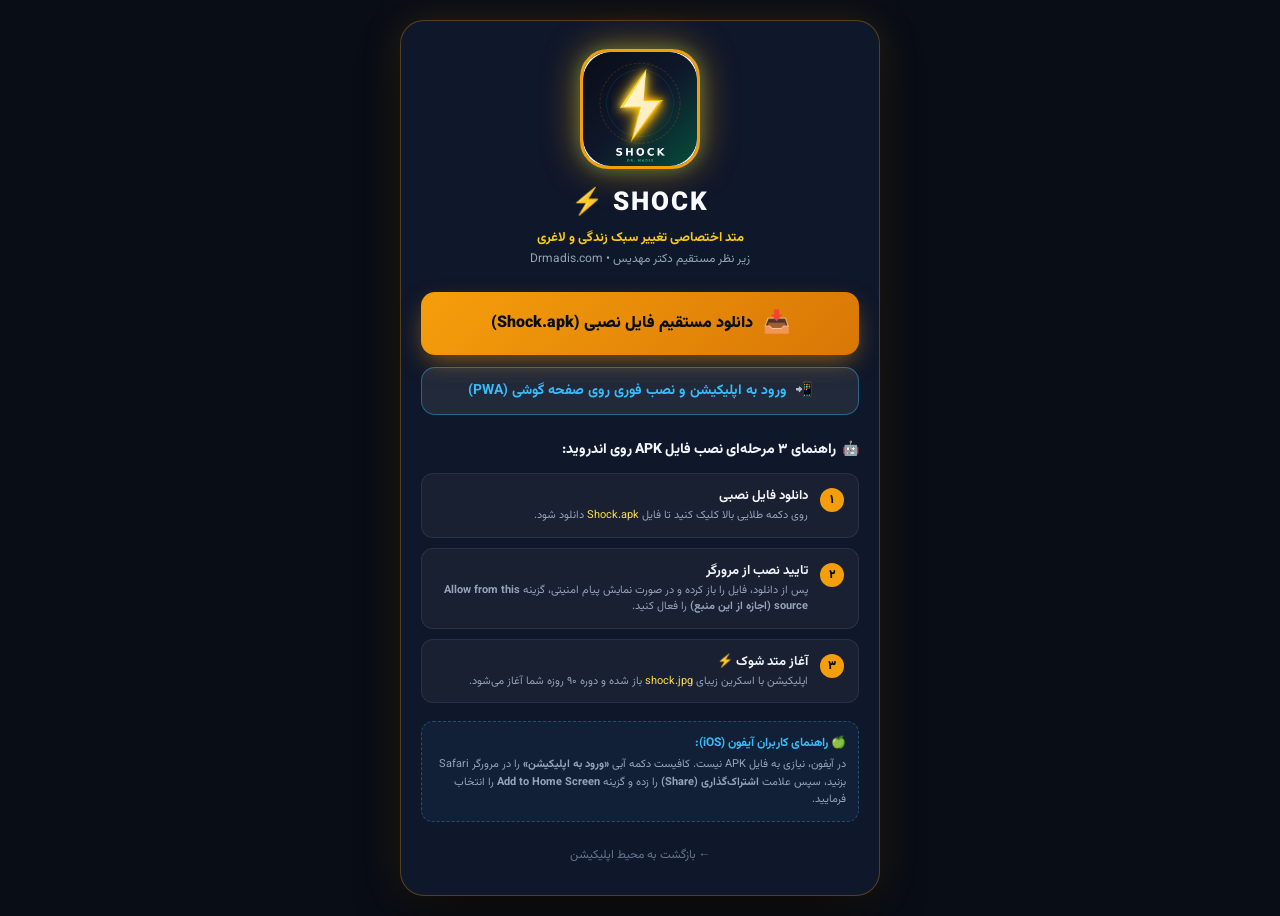
<file: docs/download.html>
<!DOCTYPE html>
<html lang="fa" dir="rtl">
<head>
  <meta charset="UTF-8">
  <meta name="viewport" content="width=device-width, initial-scale=1.0, maximum-scale=1.0, user-scalable=no">
  <title>دانلود و نصب اپلیکیشن Shock ⚡ | دکتر مهدیس</title>
  <link rel="stylesheet" href="style.css">
  <link rel="manifest" href="manifest.json">
  <meta name="theme-color" content="#090d16">
  <link rel="icon" type="image/jpeg" href="icons/shock.jpg">
  <link rel="apple-touch-icon" href="icons/shock.jpg">
  <style>
    body {
      background: #090d16;
      color: #f8fafc;
      min-height: 100vh;
      display: flex;
      justify-content: center;
      align-items: center;
      padding: 20px 16px;
    }
    .download-container {
      width: 100%;
      max-width: 480px;
      background: #0f172a;
      border: 1px solid rgba(245, 158, 11, 0.3);
      border-radius: 24px;
      padding: 28px 20px;
      box-shadow: 0 25px 50px -12px rgba(0, 0, 0, 0.7), 0 0 40px rgba(245, 158, 11, 0.15);
      text-align: center;
    }
    .app-preview-card {
      margin-bottom: 24px;
      display: flex;
      flex-direction: column;
      align-items: center;
    }
    .app-logo-glow {
      width: 120px;
      height: 120px;
      border-radius: 28px;
      overflow: hidden;
      border: 3px solid #f59e0b;
      box-shadow: 0 0 35px rgba(245, 158, 11, 0.6), 0 0 15px rgba(16, 185, 129, 0.4);
      margin-bottom: 14px;
      animation: pulse 2s infinite alternate;
    }
    .app-logo-glow img {
      width: 100%;
      height: 100%;
      object-fit: cover;
    }
    @keyframes pulse {
      0% { transform: scale(0.97); box-shadow: 0 0 25px rgba(245, 158, 11, 0.4); }
      100% { transform: scale(1.03); box-shadow: 0 0 45px rgba(245, 158, 11, 0.8); }
    }
    .btn-download-apk {
      display: flex;
      align-items: center;
      justify-content: center;
      gap: 10px;
      width: 100%;
      background: linear-gradient(135deg, #f59e0b, #d97706);
      color: #090d16;
      font-size: 16px;
      font-weight: 900;
      padding: 14px 20px;
      border-radius: 14px;
      text-decoration: none;
      box-shadow: 0 10px 25px -5px rgba(245, 158, 11, 0.5);
      transition: all 0.25s;
      margin-bottom: 12px;
    }
    .btn-download-apk:hover {
      transform: translateY(-2px);
      filter: brightness(1.1);
    }
    .btn-pwa-web {
      display: flex;
      align-items: center;
      justify-content: center;
      gap: 8px;
      width: 100%;
      background: rgba(255, 255, 255, 0.08);
      color: #38bdf8;
      border: 1px solid rgba(56, 189, 248, 0.4);
      font-size: 14px;
      font-weight: 700;
      padding: 12px 18px;
      border-radius: 14px;
      text-decoration: none;
      transition: all 0.25s;
      margin-bottom: 24px;
    }
    .btn-pwa-web:hover {
      background: rgba(56, 189, 248, 0.15);
      border-color: #38bdf8;
    }
    .guide-step {
      display: flex;
      align-items: flex-start;
      gap: 12px;
      text-align: right;
      background: rgba(255, 255, 255, 0.04);
      padding: 12px 14px;
      border-radius: 12px;
      margin-bottom: 10px;
      border: 1px solid rgba(255, 255, 255, 0.08);
    }
    .step-number {
      background: #f59e0b;
      color: #090d16;
      width: 24px;
      height: 24px;
      border-radius: 50%;
      display: flex;
      align-items: center;
      justify-content: center;
      font-size: 12px;
      font-weight: 900;
      flex-shrink: 0;
      margin-top: 2px;
    }
    .step-text h4 {
      font-size: 13px;
      font-weight: 700;
      color: #f1f5f9;
      margin-bottom: 2px;
    }
    .step-text p {
      font-size: 11px;
      color: #94a3b8;
      line-height: 1.5;
    }
  </style>
</head>
<body>

  <div class="download-container">
    
    <!-- App Preview & Branding -->
    <div class="app-preview-card">
      <div class="app-logo-glow">
        <img src="icons/shock.jpg" alt="Shock ⚡">
      </div>
      <h1 style="font-size: 26px; font-weight: 900; letter-spacing: 2px; color: #f8fafc; margin-bottom: 4px;">
        SHOCK ⚡
      </h1>
      <p style="font-size: 13px; color: #facc15; font-weight: 700; margin-bottom: 2px;">
        متد اختصاصی تغییر سبک زندگی و لاغری
      </p>
      <div style="font-size: 12px; color: #94a3b8;">
        زیر نظر مستقیم دکتر مهدیس • Drmadis.com
      </div>
    </div>

    <!-- Download Buttons -->
    <div>
      <a href="downloads/Shock.apk" class="btn-download-apk" id="apkDownloadLink">
        <span style="font-size: 22px;">📥</span>
        <span>دانلود مستقیم فایل نصبی (Shock.apk)</span>
      </a>

      <a href="index.html" class="btn-pwa-web">
        <span>📲</span>
        <span>ورود به اپلیکیشن و نصب فوری روی صفحه گوشی (PWA)</span>
      </a>
    </div>

    <!-- Installation Guide for Android -->
    <div style="margin-top: 20px;">
      <h3 style="font-size: 14px; font-weight: 800; color: #f1f5f9; margin-bottom: 12px; text-align: right; display: flex; align-items: center; gap: 6px;">
        <span>🤖</span>
        <span>راهنمای ۳ مرحله‌ای نصب فایل APK روی اندروید:</span>
      </h3>

      <div class="guide-step">
        <div class="step-number">۱</div>
        <div class="step-text">
          <h4>دانلود فایل نصبی</h4>
          <p>روی دکمه طلایی بالا کلیک کنید تا فایل <code style="color:#fde047;">Shock.apk</code> دانلود شود.</p>
        </div>
      </div>

      <div class="guide-step">
        <div class="step-number">۲</div>
        <div class="step-text">
          <h4>تایید نصب از مرورگر</h4>
          <p>پس از دانلود، فایل را باز کرده و در صورت نمایش پیام امنیتی، گزینه <strong>Allow from this source (اجازه از این منبع)</strong> را فعال کنید.</p>
        </div>
      </div>

      <div class="guide-step">
        <div class="step-number">۳</div>
        <div class="step-text">
          <h4>آغاز متد شوک ⚡</h4>
          <p>اپلیکیشن با اسکرین زیبای <code style="color:#fde047;">shock.jpg</code> باز شده و دوره ۹۰ روزه شما آغاز می‌شود.</p>
        </div>
      </div>
    </div>

    <!-- iOS Guide -->
    <div style="margin-top: 18px; background: rgba(56, 189, 248, 0.06); border: 1px dashed rgba(56, 189, 248, 0.3); border-radius: 12px; padding: 12px; text-align: right;">
      <div style="font-size: 12px; font-weight: 700; color: #38bdf8; margin-bottom: 4px;">🍏 راهنمای کاربران آیفون (iOS):</div>
      <p style="font-size: 11px; color: #94a3b8; line-height: 1.6;">
        در آیفون، نیازی به فایل APK نیست. کافیست دکمه آبی <strong>«ورود به اپلیکیشن»</strong> را در مرورگر Safari بزنید، سپس علامت <strong>اشتراک‌گذاری (Share)</strong> را زده و گزینه <strong>Add to Home Screen</strong> را انتخاب فرمایید.
      </p>
    </div>

    <!-- Back to Web App -->
    <div style="margin-top: 20px;">
      <a href="index.html" style="font-size: 12px; color: #64748b; text-decoration: none;">
        ← بازگشت به محیط اپلیکیشن
      </a>
    </div>

  </div>

</body>
</html>
</file>
<file: docs/style.css>
/* Modern Clinical Wellness Design System - Persian RTL Mobile & Desktop */
@import url('https://fonts.googleapis.com/css2?family=Vazirmatn:wght@300;400;500;600;700;800;900&display=swap');

:root {
  --primary: #0d9488;
  --primary-dark: #0f766e;
  --primary-light: #ccfbf1;
  --accent: #f43f5e;
  --accent-light: #ffe4e6;
  --gold: #f59e0b;
  --gold-light: #fef3c7;
  --bg-main: #f8fafc;
  --surface: #ffffff;
  --surface-alt: #f1f5f9;
  --text-main: #0f172a;
  --text-muted: #64748b;
  --text-light: #94a3b8;
  --border: #e2e8f0;
  --shadow-sm: 0 1px 2px 0 rgb(0 0 0 / 0.05);
  --shadow-md: 0 4px 6px -1px rgb(0 0 0 / 0.1), 0 2px 4px -2px rgb(0 0 0 / 0.1);
  --shadow-lg: 0 10px 15px -3px rgb(0 0 0 / 0.1), 0 4px 6px -4px rgb(0 0 0 / 0.1);
  --shadow-glow: 0 10px 25px -5px rgba(13, 148, 136, 0.25);
  --radius-sm: 8px;
  --radius-md: 14px;
  --radius-lg: 20px;
  --radius-full: 9999px;
  --transition: all 0.25s cubic-bezier(0.4, 0, 0.2, 1);
}

* {
  box-sizing: border-box;
  margin: 0;
  padding: 0;
  font-family: 'Vazirmatn', -apple-system, BlinkMacSystemFont, 'Segoe UI', Roboto, sans-serif;
  -webkit-tap-highlight-color: transparent;
}

body {
  direction: rtl;
  background: #0f172a;
  color: var(--text-main);
  min-height: 100vh;
  display: flex;
  justify-content: center;
  align-items: stretch;
  background-image: radial-gradient(at 0% 0%, rgba(13, 148, 136, 0.18) 0px, transparent 50%),
                    radial-gradient(at 100% 100%, rgba(244, 63, 94, 0.12) 0px, transparent 50%);
}

/* App Container (Smartphone Frame on Desktop, Full on Mobile) */
.app-container {
  width: 100%;
  max-width: 480px;
  background: var(--bg-main);
  min-height: 100vh;
  display: flex;
  flex-direction: column;
  position: relative;
  box-shadow: 0 25px 50px -12px rgba(0, 0, 0, 0.5);
  overflow-x: hidden;
}

/* Header */
.app-header {
  background: var(--surface);
  padding: 16px 20px;
  display: flex;
  align-items: center;
  justify-content: space-between;
  border-bottom: 1px solid var(--border);
  position: sticky;
  top: 0;
  z-index: 50;
  backdrop-filter: blur(10px);
  background-color: rgba(255, 255, 255, 0.95);
}

.brand-wrapper {
  display: flex;
  align-items: center;
  gap: 12px;
}

.doctor-avatar-wrap {
  position: relative;
  width: 46px;
  height: 46px;
  border-radius: var(--radius-full);
  background: linear-gradient(135deg, var(--primary), var(--accent));
  padding: 2px;
}

.doctor-avatar {
  width: 100%;
  height: 100%;
  border-radius: var(--radius-full);
  background: #ffffff;
  display: flex;
  align-items: center;
  justify-content: center;
  font-size: 22px;
  overflow: hidden;
}

.doctor-avatar img {
  width: 100%;
  height: 100%;
  object-fit: cover;
}

.online-dot {
  position: absolute;
  bottom: 0;
  right: 0;
  width: 12px;
  height: 12px;
  background: #10b981;
  border: 2px solid white;
  border-radius: var(--radius-full);
}

.brand-text h1 {
  font-size: 15px;
  font-weight: 800;
  color: var(--text-main);
}

.brand-text p {
  font-size: 11px;
  color: var(--primary);
  font-weight: 600;
}

.header-actions {
  display: flex;
  align-items: center;
  gap: 8px;
}

.streak-pill {
  display: flex;
  align-items: center;
  gap: 6px;
  background: var(--gold-light);
  color: #b45309;
  padding: 6px 12px;
  border-radius: var(--radius-full);
  font-size: 12px;
  font-weight: 700;
  box-shadow: var(--shadow-sm);
}

/* Navigation Tabs */
.app-nav {
  position: fixed;
  bottom: 0;
  width: 100%;
  max-width: 480px;
  background: var(--surface);
  border-top: 1px solid var(--border);
  display: flex;
  justify-content: space-around;
  padding: 8px 10px 14px;
  z-index: 50;
  box-shadow: 0 -4px 12px rgba(0, 0, 0, 0.05);
}

.nav-item {
  display: flex;
  flex-direction: column;
  align-items: center;
  gap: 4px;
  background: none;
  border: none;
  color: var(--text-muted);
  font-size: 11px;
  font-weight: 600;
  cursor: pointer;
  padding: 6px 10px;
  border-radius: var(--radius-md);
  transition: var(--transition);
  position: relative;
}

.nav-item .icon {
  font-size: 20px;
  transition: var(--transition);
}

.nav-item.active {
  color: var(--primary);
}

.nav-item.active .icon {
  transform: translateY(-2px) scale(1.1);
}

.nav-badge {
  position: absolute;
  top: 4px;
  left: 10px;
  width: 7px;
  height: 7px;
  background: var(--accent);
  border-radius: var(--radius-full);
  pointer-events: none;
  font-size: 0 !important;
  line-height: 0 !important;
  color: transparent !important;
  overflow: hidden;
}

/* Main Content Area */
.main-view {
  flex: 1;
  padding: 16px 18px 90px;
  overflow-y: auto;
}

.tab-pane {
  display: none;
  animation: fadeIn 0.3s ease-out;
}

.tab-pane.active {
  display: block;
}

@keyframes fadeIn {
  from { opacity: 0; transform: translateY(6px); }
  to { opacity: 1; transform: translateY(0); }
}

/* Card Components */
.card {
  background: var(--surface);
  border-radius: var(--radius-lg);
  padding: 18px;
  margin-bottom: 16px;
  border: 1px solid var(--border);
  box-shadow: var(--shadow-sm);
  transition: var(--transition);
}

.card:hover {
  box-shadow: var(--shadow-md);
}

.card-title {
  font-size: 15px;
  font-weight: 800;
  color: var(--text-main);
  display: flex;
  align-items: center;
  justify-content: space-between;
  margin-bottom: 12px;
}

/* Day Selector Strip */
.days-strip {
  display: flex;
  gap: 10px;
  overflow-x: auto;
  padding: 6px 2px 14px;
  scrollbar-width: none;
}

.days-strip::-webkit-scrollbar {
  display: none;
}

.day-chip {
  flex: 0 0 62px;
  background: var(--surface);
  border: 1px solid var(--border);
  border-radius: var(--radius-md);
  padding: 10px 4px;
  text-align: center;
  cursor: pointer;
  transition: var(--transition);
  box-shadow: var(--shadow-sm);
}

.day-chip .chip-label {
  font-size: 11px;
  color: var(--text-muted);
  display: block;
}

.day-chip .chip-num {
  font-size: 18px;
  font-weight: 800;
  color: var(--text-main);
  margin-top: 2px;
  display: block;
}

.day-chip.active {
  background: var(--primary);
  border-color: var(--primary);
  color: white;
  box-shadow: var(--shadow-glow);
  transform: translateY(-2px);
}

.day-chip.active .chip-label,
.day-chip.active .chip-num {
  color: white;
}

.day-chip.completed .chip-num {
  color: #10b981;
}

/* Voice & Technique Hero Card */
.technique-hero {
  background: linear-gradient(145deg, #0f766e, #134e4a);
  color: white;
  border-radius: var(--radius-lg);
  padding: 20px;
  margin-bottom: 18px;
  position: relative;
  overflow: hidden;
  box-shadow: var(--shadow-glow);
}

.technique-hero::after {
  content: '';
  position: absolute;
  top: -40px;
  left: -40px;
  width: 140px;
  height: 140px;
  background: rgba(255, 255, 255, 0.08);
  border-radius: var(--radius-full);
}

.technique-tag {
  display: inline-flex;
  align-items: center;
  gap: 6px;
  background: rgba(255, 255, 255, 0.16);
  padding: 4px 10px;
  border-radius: var(--radius-full);
  font-size: 11px;
  font-weight: 600;
  margin-bottom: 10px;
}

.technique-title {
  font-size: 18px;
  font-weight: 800;
  line-height: 1.4;
  margin-bottom: 8px;
}

.doctor-quote-box {
  background: rgba(0, 0, 0, 0.2);
  border-right: 3px solid #f43f5e;
  border-radius: var(--radius-sm);
  padding: 10px 12px;
  font-size: 13px;
  line-height: 1.6;
  margin: 12px 0;
  color: #f1f5f9;
}

/* Audio Player */
.audio-card {
  background: rgba(255, 255, 255, 0.12);
  border-radius: var(--radius-md);
  padding: 10px 14px;
  display: flex;
  align-items: center;
  gap: 12px;
  margin-top: 12px;
  backdrop-filter: blur(5px);
}

.play-btn {
  width: 42px;
  height: 42px;
  border-radius: var(--radius-full);
  background: #ffffff;
  color: var(--primary-dark);
  border: none;
  display: flex;
  align-items: center;
  justify-content: center;
  font-size: 18px;
  cursor: pointer;
  box-shadow: 0 4px 10px rgba(0, 0, 0, 0.2);
  transition: var(--transition);
  flex-shrink: 0;
}

.play-btn:hover {
  transform: scale(1.05);
}

.waveform-mock {
  flex: 1;
  display: flex;
  align-items: center;
  gap: 3px;
  height: 24px;
}

.wave-bar {
  flex: 1;
  background: rgba(255, 255, 255, 0.5);
  border-radius: 4px;
  height: 30%;
  animation: wave 1.2s ease-in-out infinite alternate;
}

.audio-card.playing .wave-bar {
  background: #f43f5e;
}

.audio-card.playing .wave-bar:nth-child(2n) { height: 70%; }
.audio-card.playing .wave-bar:nth-child(3n) { height: 100%; }
.audio-card.playing .wave-bar:nth-child(4n) { height: 40%; }

.audio-time {
  font-size: 11px;
  color: #e2e8f0;
  font-weight: 600;
  direction: ltr;
}

/* Habit Stacking Checklist */
.habit-stack-section {
  background: var(--surface);
  border-radius: var(--radius-lg);
  padding: 18px;
  margin-bottom: 18px;
  border: 1px solid var(--border);
}

.stack-header {
  display: flex;
  align-items: center;
  justify-content: space-between;
  margin-bottom: 14px;
}

.stack-title {
  font-size: 15px;
  font-weight: 800;
  color: var(--text-main);
  display: flex;
  align-items: center;
  gap: 6px;
}

.stack-count {
  font-size: 11px;
  font-weight: 700;
  background: var(--primary-light);
  color: var(--primary-dark);
  padding: 4px 8px;
  border-radius: var(--radius-full);
}

.task-list {
  display: flex;
  flex-direction: column;
  gap: 10px;
}

.task-item {
  display: flex;
  align-items: center;
  gap: 12px;
  padding: 12px;
  border-radius: var(--radius-md);
  border: 1px solid var(--border);
  background: var(--surface-alt);
  transition: var(--transition);
  cursor: pointer;
  user-select: none;
}

.task-item.checked {
  background: #f0fdf4;
  border-color: #86efac;
}

.task-item.checked .task-label {
  text-decoration: line-through;
  color: var(--text-muted);
}

.task-checkbox {
  width: 22px;
  height: 22px;
  border-radius: 6px;
  border: 2px solid #cbd5e1;
  display: flex;
  align-items: center;
  justify-content: center;
  background: white;
  transition: var(--transition);
  font-size: 14px;
  color: transparent;
  flex-shrink: 0;
}

.task-item.checked .task-checkbox {
  background: #10b981;
  border-color: #10b981;
  color: white;
}

.task-content {
  flex: 1;
}

.task-label {
  font-size: 13px;
  font-weight: 600;
  color: var(--text-main);
  line-height: 1.4;
}

.task-sub {
  font-size: 11px;
  color: var(--text-muted);
  margin-top: 2px;
}

/* Water & Activity Tracker */
.trackers-grid {
  display: grid;
  grid-template-columns: 1fr 1fr;
  gap: 12px;
  margin-bottom: 18px;
}

.tracker-card {
  background: var(--surface);
  border-radius: var(--radius-lg);
  padding: 16px;
  border: 1px solid var(--border);
  box-shadow: var(--shadow-sm);
  display: flex;
  flex-direction: column;
  justify-content: space-between;
}

.tracker-header {
  display: flex;
  align-items: center;
  justify-content: space-between;
  margin-bottom: 8px;
}

.tracker-name {
  font-size: 13px;
  font-weight: 700;
  color: var(--text-muted);
}

.tracker-val {
  font-size: 20px;
  font-weight: 900;
  color: var(--text-main);
  margin-bottom: 8px;
}

.water-glasses {
  display: flex;
  gap: 4px;
  flex-wrap: wrap;
  margin-bottom: 10px;
}

.glass-icon {
  font-size: 16px;
  opacity: 0.25;
  cursor: pointer;
  transition: var(--transition);
}

.glass-icon.filled {
  opacity: 1;
  filter: drop-shadow(0 2px 4px rgba(14, 165, 233, 0.4));
}

.btn-sm-action {
  background: var(--primary-light);
  color: var(--primary-dark);
  border: none;
  padding: 6px;
  border-radius: var(--radius-sm);
  font-size: 11px;
  font-weight: 700;
  cursor: pointer;
  transition: var(--transition);
}

.btn-sm-action:hover {
  background: var(--primary);
  color: white;
}

/* Waiting Room Banner (6 to 24 Hours) */
.waiting-room-hero {
  background: linear-gradient(135deg, #4338ca, #6366f1);
  color: white;
  border-radius: var(--radius-lg);
  padding: 24px;
  text-align: center;
  box-shadow: var(--shadow-lg);
  margin-bottom: 18px;
  position: relative;
  overflow: hidden;
}

.waiting-clock {
  font-size: 32px;
  font-weight: 900;
  letter-spacing: 2px;
  margin: 14px 0 6px;
  font-family: monospace;
  direction: ltr;
  display: inline-block;
  background: rgba(0, 0, 0, 0.25);
  padding: 8px 18px;
  border-radius: var(--radius-md);
  box-shadow: inset 0 2px 4px rgba(0,0,0,0.3);
}

.doctor-inspect-steps {
  margin-top: 16px;
  display: flex;
  flex-direction: column;
  gap: 8px;
  text-align: right;
  background: rgba(255, 255, 255, 0.12);
  padding: 14px;
  border-radius: var(--radius-md);
}

.step-indicator {
  display: flex;
  align-items: center;
  gap: 10px;
  font-size: 12px;
}

.step-bullet {
  width: 18px;
  height: 18px;
  border-radius: var(--radius-full);
  display: flex;
  align-items: center;
  justify-content: center;
  font-size: 10px;
  font-weight: 800;
  background: rgba(255, 255, 255, 0.3);
}

.step-indicator.done .step-bullet {
  background: #10b981;
  color: white;
}

.step-indicator.active .step-bullet {
  background: #f59e0b;
  color: white;
  animation: pulse 1.5s infinite;
}

@keyframes pulse {
  0% { transform: scale(1); }
  50% { transform: scale(1.15); }
  100% { transform: scale(1); }
}

/* Forms & Inputs */
.form-group {
  margin-bottom: 14px;
}

.form-label {
  display: block;
  font-size: 13px;
  font-weight: 700;
  color: var(--text-main);
  margin-bottom: 6px;
}

.form-input, .form-select, .form-textarea {
  width: 100%;
  padding: 10px 14px;
  border-radius: var(--radius-md);
  border: 1px solid var(--border);
  background: var(--surface);
  font-size: 14px;
  color: var(--text-main);
  outline: none;
  transition: var(--transition);
}

.form-input:focus, .form-select:focus, .form-textarea:focus {
  border-color: var(--primary);
  box-shadow: 0 0 0 3px rgba(13, 148, 136, 0.15);
}

.upload-zone {
  border: 2px dashed #cbd5e1;
  border-radius: var(--radius-md);
  padding: 18px;
  text-align: center;
  cursor: pointer;
  background: var(--surface-alt);
  transition: var(--transition);
}

.upload-zone:hover {
  border-color: var(--primary);
  background: var(--primary-light);
}

.angles-grid {
  display: grid;
  grid-template-columns: repeat(2, 1fr);
  gap: 10px;
  margin-top: 10px;
}

.angle-box {
  background: white;
  border: 1px solid var(--border);
  border-radius: var(--radius-md);
  padding: 10px;
  text-align: center;
}

.angle-title {
  font-size: 12px;
  font-weight: 700;
  color: var(--text-muted);
  margin-bottom: 6px;
}

.angle-preview {
  height: 90px;
  background: #f8fafc;
  border-radius: var(--radius-sm);
  display: flex;
  flex-direction: column;
  align-items: center;
  justify-content: center;
  font-size: 26px;
  color: #94a3b8;
  cursor: pointer;
  border: 1px dashed #cbd5e1;
  overflow: hidden;
  position: relative;
}

.angle-preview img {
  width: 100%;
  height: 100%;
  object-fit: cover;
}

/* Chat Module */
.chat-window {
  display: flex;
  flex-direction: column;
  height: calc(100vh - 200px);
  background: var(--surface);
  border-radius: var(--radius-lg);
  border: 1px solid var(--border);
  overflow: hidden;
}

.chat-messages {
  flex: 1;
  padding: 14px;
  overflow-y: auto;
  display: flex;
  flex-direction: column;
  gap: 12px;
  background: #f8fafc;
}

.chat-bubble {
  max-width: 82%;
  padding: 10px 14px;
  border-radius: 16px;
  font-size: 13px;
  line-height: 1.5;
  position: relative;
  word-break: break-word;
}

.chat-bubble.doctor {
  align-self: flex-start;
  background: white;
  color: var(--text-main);
  border-bottom-right-radius: 4px;
  box-shadow: var(--shadow-sm);
  border: 1px solid var(--border);
}

.chat-bubble.user {
  align-self: flex-end;
  background: var(--primary);
  color: white;
  border-bottom-left-radius: 4px;
}

.chat-input-bar {
  display: flex;
  align-items: center;
  gap: 8px;
  padding: 10px 12px;
  background: white;
  border-top: 1px solid var(--border);
}

.chat-input {
  flex: 1;
  border: 1px solid var(--border);
  padding: 8px 12px;
  border-radius: var(--radius-full);
  outline: none;
  font-size: 13px;
}

.chat-send-btn {
  background: var(--primary);
  color: white;
  border: none;
  width: 36px;
  height: 36px;
  border-radius: var(--radius-full);
  display: flex;
  align-items: center;
  justify-content: center;
  cursor: pointer;
  font-size: 16px;
}

/* Notification Follow-up Simulation Bar */
.notif-toast {
  position: fixed;
  top: -200px;
  left: 50%;
  transform: translateX(-50%);
  max-width: 440px;
  width: 90%;
  background: rgba(15, 23, 42, 0.98);
  color: white;
  padding: 12px 16px;
  border-radius: var(--radius-lg);
  box-shadow: 0 20px 30px rgba(0, 0, 0, 0.6);
  display: flex;
  align-items: center;
  gap: 12px;
  z-index: 2000;
  opacity: 0;
  visibility: hidden;
  pointer-events: none;
  transition: all 0.35s cubic-bezier(0.16, 1, 0.3, 1);
  border: 1px solid rgba(245, 158, 11, 0.4);
  backdrop-filter: blur(10px);
}

.notif-toast.show {
  top: 14px;
  opacity: 1;
  visibility: visible;
  pointer-events: auto;
}

.notif-close-btn {
  background: rgba(255, 255, 255, 0.15);
  border: none;
  color: #94a3b8;
  width: 26px;
  height: 26px;
  border-radius: 50%;
  font-size: 13px;
  display: flex;
  align-items: center;
  justify-content: center;
  cursor: pointer;
  margin-right: auto;
  transition: var(--transition);
  flex-shrink: 0;
}

html[dir="ltr"] .notif-close-btn {
  margin-right: 0;
  margin-left: auto;
}

.notif-close-btn:hover {
  background: rgba(255, 255, 255, 0.3);
  color: white;
}

.notif-icon {
  font-size: 26px;
}

.notif-title {
  font-size: 13px;
  font-weight: 800;
  color: #38bdf8;
}

.notif-body {
  font-size: 12px;
  color: #e2e8f0;
  margin-top: 2px;
}

/* Buttons */
.btn-primary {
  width: 100%;
  background: linear-gradient(135deg, var(--primary), var(--primary-dark));
  color: white;
  border: none;
  padding: 12px 18px;
  border-radius: var(--radius-md);
  font-size: 14px;
  font-weight: 700;
  cursor: pointer;
  box-shadow: var(--shadow-glow);
  transition: var(--transition);
  display: flex;
  align-items: center;
  justify-content: center;
  gap: 8px;
}

.btn-primary:hover {
  transform: translateY(-1px);
  filter: brightness(1.05);
}

.btn-outline {
  width: 100%;
  background: transparent;
  color: var(--primary);
  border: 1.5px solid var(--primary);
  padding: 10px 16px;
  border-radius: var(--radius-md);
  font-size: 13px;
  font-weight: 700;
  cursor: pointer;
  transition: var(--transition);
}

.btn-outline:hover {
  background: var(--primary-light);
}

/* Gamification Grid */
.badges-grid {
  display: grid;
  grid-template-columns: repeat(3, 1fr);
  gap: 10px;
}

.badge-card {
  background: var(--surface);
  border: 1px solid var(--border);
  border-radius: var(--radius-md);
  padding: 12px 8px;
  text-align: center;
  box-shadow: var(--shadow-sm);
}

.badge-icon {
  font-size: 28px;
  margin-bottom: 4px;
}

.badge-name {
  font-size: 11px;
  font-weight: 700;
  color: var(--text-main);
}

.badge-status {
  font-size: 9px;
  color: var(--text-muted);
  margin-top: 2px;
}

.badge-card.unlocked {
  border-color: #f59e0b;
  background: #fffbeb;
}



/* Splash Screen (Shock ⚡) */
.splash-screen {
  position: fixed;
  inset: 0;
  background: radial-gradient(circle at center, #1e293b 0%, #090d16 100%);
  z-index: 9999;
  display: flex;
  align-items: center;
  justify-content: center;
  transition: opacity 0.5s ease, visibility 0.5s ease;
}

.splash-screen.fade-out {
  opacity: 0;
  visibility: hidden;
  pointer-events: none;
}

.splash-content {
  text-align: center;
  color: white;
  padding: 24px;
  display: flex;
  flex-direction: column;
  align-items: center;
}

.splash-image-wrapper {
  width: 140px;
  height: 140px;
  border-radius: 28px;
  overflow: hidden;
  box-shadow: 0 0 45px rgba(245, 158, 11, 0.6), 0 0 20px rgba(16, 185, 129, 0.4);
  border: 3px solid rgba(245, 158, 11, 0.7);
  margin-bottom: 18px;
  animation: splashScale 1.6s ease-in-out infinite alternate;
  background: #000;
}

.splash-image {
  width: 100%;
  height: 100%;
  object-fit: cover;
  display: block;
}

@keyframes splashScale {
  0% { transform: scale(0.96); box-shadow: 0 0 30px rgba(245, 158, 11, 0.4); }
  100% { transform: scale(1.04); box-shadow: 0 0 60px rgba(245, 158, 11, 0.85); }
}

.splash-bolt-glow {
  width: 90px;
  height: 90px;
  border-radius: 50%;
  background: rgba(245, 158, 11, 0.15);
  border: 2px solid rgba(245, 158, 11, 0.4);
  display: flex;
  align-items: center;
  justify-content: center;
  box-shadow: 0 0 35px rgba(245, 158, 11, 0.5);
  animation: boltPulse 1.6s infinite alternate;
  margin-bottom: 16px;
}

.splash-bolt {
  font-size: 48px;
  filter: drop-shadow(0 0 12px #facc15);
}

@keyframes boltPulse {
  0% { transform: scale(0.95); box-shadow: 0 0 20px rgba(245, 158, 11, 0.4); }
  100% { transform: scale(1.08); box-shadow: 0 0 45px rgba(245, 158, 11, 0.8); }
}

.splash-title {
  font-size: 38px;
  font-weight: 900;
  letter-spacing: 8px;
  color: #ffffff;
  text-shadow: 0 0 20px rgba(245, 158, 11, 0.6);
  margin-bottom: 6px;
}

.splash-subtitle {
  font-size: 14px;
  font-weight: 700;
  color: #38bdf8;
  margin-bottom: 4px;
}

.splash-doctor {
  font-size: 12px;
  color: #94a3b8;
  margin-bottom: 24px;
}

.splash-loader-bar {
  width: 160px;
  height: 4px;
  background: rgba(255, 255, 255, 0.15);
  border-radius: 4px;
  overflow: hidden;
  margin-bottom: 16px;
}

.splash-loader-progress {
  width: 0%;
  height: 100%;
  background: linear-gradient(90deg, #f59e0b, #10b981);
  border-radius: 4px;
  animation: splashLoad 1.6s cubic-bezier(0.4, 0, 0.2, 1) forwards;
}

@keyframes splashLoad {
  0% { width: 0%; }
  50% { width: 70%; }
  100% { width: 100%; }
}

.splash-domain {
  font-size: 11px;
  color: #64748b;
  letter-spacing: 1px;
}


/* ================= LTR & BILINGUAL SUPPORT ================= */
html[dir="ltr"] body {
  direction: ltr;
}

html[dir="ltr"] .doctor-quote-box {
  border-right: none;
  border-left: 3px solid #f43f5e;
}

html[dir="ltr"] .doctor-inspect-steps {
  text-align: left;
}

html[dir="ltr"] .chat-bubble.doctor {
  border-bottom-right-radius: 16px;
  border-bottom-left-radius: 4px;
}

html[dir="ltr"] .chat-bubble.user {
  border-bottom-left-radius: 16px;
  border-bottom-right-radius: 4px;
}

/* Language Switcher Pill */
.lang-toggle-btn {
  background: linear-gradient(135deg, #1e293b, #0f172a);
  color: #facc15;
  border: 1.5px solid #f59e0b;
  padding: 5px 9px;
  border-radius: 8px;
  font-size: 11px;
  font-weight: 800;
  cursor: pointer;
  transition: var(--transition);
  display: inline-flex;
  align-items: center;
  gap: 4px;
  box-shadow: 0 2px 6px rgba(0, 0, 0, 0.3);
}

.lang-toggle-btn:hover {
  background: #f59e0b;
  color: #090d16;
  transform: scale(1.05);
}

/* User Auth Chip */
.user-auth-btn {
  background: linear-gradient(135deg, #0d9488, #0f766e);
  color: white;
  border: none;
  padding: 5px 10px;
  border-radius: var(--radius-sm);
  font-size: 11px;
  font-weight: 700;
  cursor: pointer;
  display: inline-flex;
  align-items: center;
  gap: 5px;
  transition: var(--transition);
}

.user-auth-btn:hover {
  filter: brightness(1.1);
}

.user-logged-chip {
  display: inline-flex;
  align-items: center;
  gap: 6px;
  background: #e0f2fe;
  color: #0369a1;
  padding: 3px 8px;
  border-radius: var(--radius-full);
  font-size: 11px;
  font-weight: 700;
}

.btn-signout {
  background: none;
  border: none;
  color: #ef4444;
  font-size: 11px;
  font-weight: 800;
  cursor: pointer;
  padding: 0 4px;
  text-decoration: underline;
}

/* ================= AUTH MODAL (SIGN IN / SIGN UP) ================= */
.auth-modal-overlay {
  position: fixed;
  inset: 0;
  background: rgba(15, 23, 42, 0.85);
  backdrop-filter: blur(8px);
  z-index: 999;
  display: flex;
  align-items: center;
  justify-content: center;
  padding: 16px;
  opacity: 0;
  visibility: hidden;
  transition: all 0.3s cubic-bezier(0.16, 1, 0.3, 1);
}

.auth-modal-overlay.open {
  opacity: 1;
  visibility: visible;
}

.auth-modal-overlay.mandatory {
  background: #090d16;
  backdrop-filter: blur(20px);
  z-index: 9999;
  opacity: 1;
  visibility: visible;
}

.auth-modal-overlay.mandatory .auth-modal-close {
  display: none !important;
}

.auth-modal-overlay.mandatory .auth-modal {
  transform: translateY(0) scale(1);
  box-shadow: 0 25px 60px -15px rgba(0, 0, 0, 0.7), 0 0 30px rgba(245, 158, 11, 0.15);
  border: 1px solid rgba(245, 158, 11, 0.2);
}

.auth-modal {
  width: 100%;
  max-width: 420px;
  background: #ffffff;
  border-radius: 20px;
  padding: 24px 20px;
  box-shadow: 0 25px 50px -12px rgba(0, 0, 0, 0.4);
  position: relative;
  transform: translateY(20px) scale(0.95);
  transition: transform 0.3s cubic-bezier(0.16, 1, 0.3, 1);
  color: var(--text-main);
  max-height: 90vh;
  overflow-y: auto;
}

.auth-modal-overlay.open .auth-modal {
  transform: translateY(0) scale(1);
}

.auth-modal-close {
  position: absolute;
  top: 16px;
  left: 16px;
  background: #f1f5f9;
  border: none;
  width: 32px;
  height: 32px;
  border-radius: 50%;
  font-size: 16px;
  cursor: pointer;
  display: flex;
  align-items: center;
  justify-content: center;
  color: #64748b;
}

html[dir="ltr"] .auth-modal-close {
  left: auto;
  right: 16px;
}

.auth-tabs {
  display: flex;
  border-bottom: 2px solid #f1f5f9;
  margin-bottom: 18px;
  margin-top: 10px;
}

.auth-tab-btn {
  flex: 1;
  padding: 10px;
  background: none;
  border: none;
  font-size: 14px;
  font-weight: 800;
  color: #64748b;
  cursor: pointer;
  border-bottom: 3px solid transparent;
  transition: var(--transition);
}

.auth-tab-btn.active {
  color: var(--primary);
  border-bottom-color: var(--primary);
}

.auth-form {
  display: none;
  animation: fadeIn 0.25s ease-out;
}

.auth-form.active {
  display: block;
}

.auth-msg {
  padding: 8px 12px;
  border-radius: 8px;
  font-size: 12px;
  margin-bottom: 12px;
  display: none;
}

.auth-msg.error {
  display: block;
  background: #fee2e2;
  color: #991b1b;
  border: 1px solid #fca5a5;
}

.auth-msg.success {
  display: block;
  background: #dcfce7;
  color: #166534;
  border: 1px solid #86efac;
}
</file>
